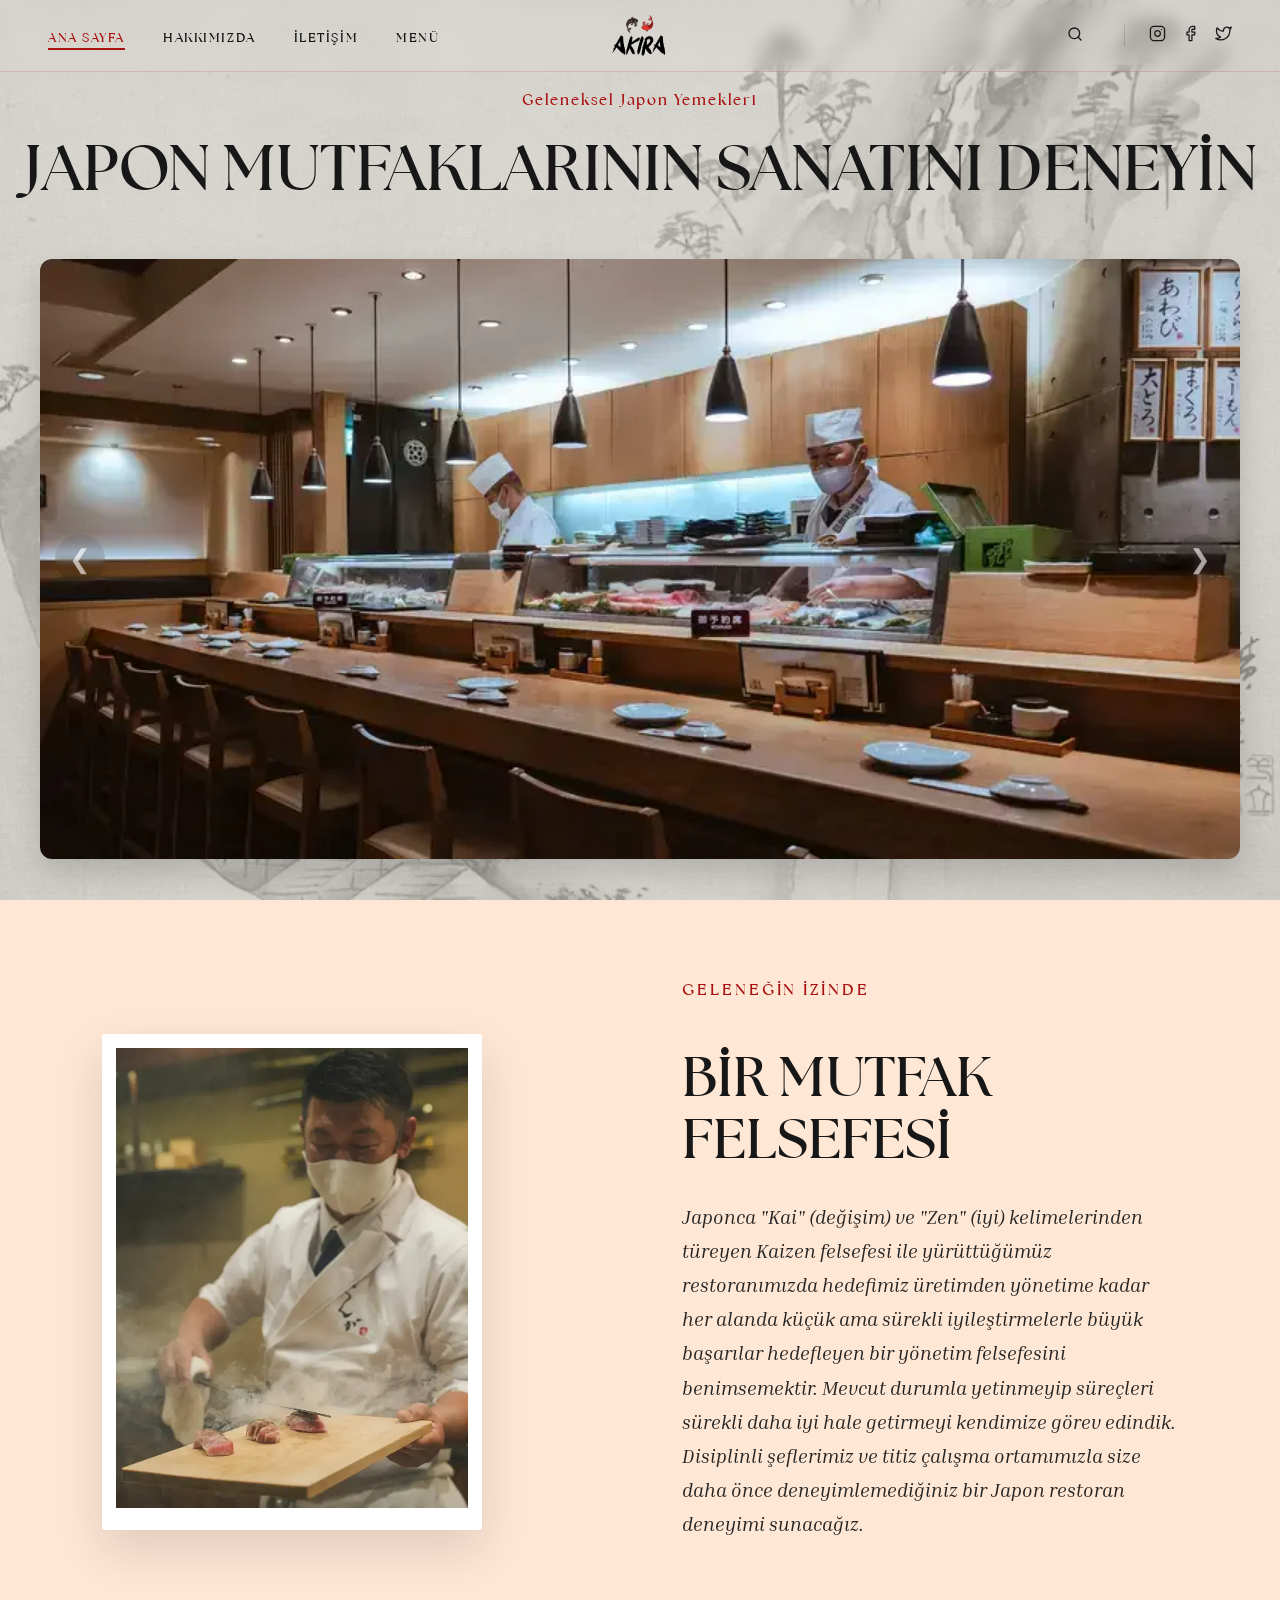
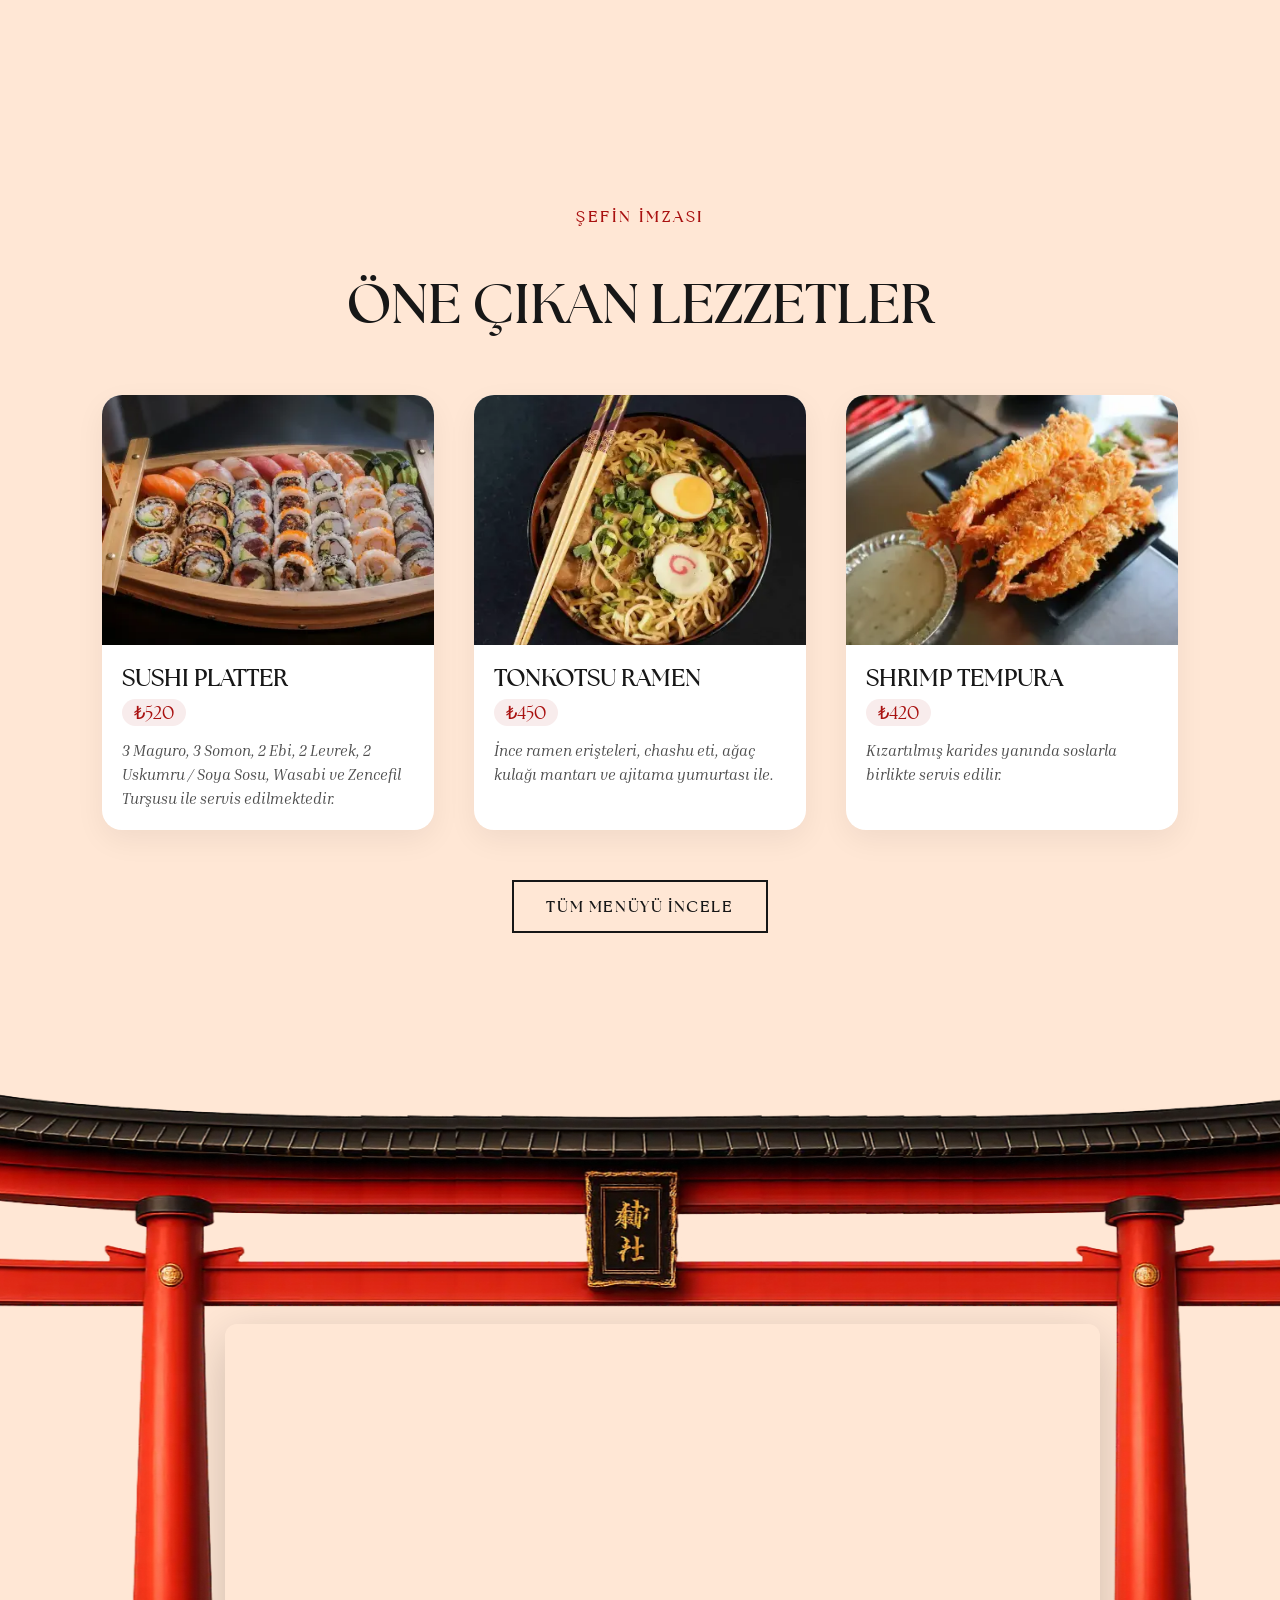
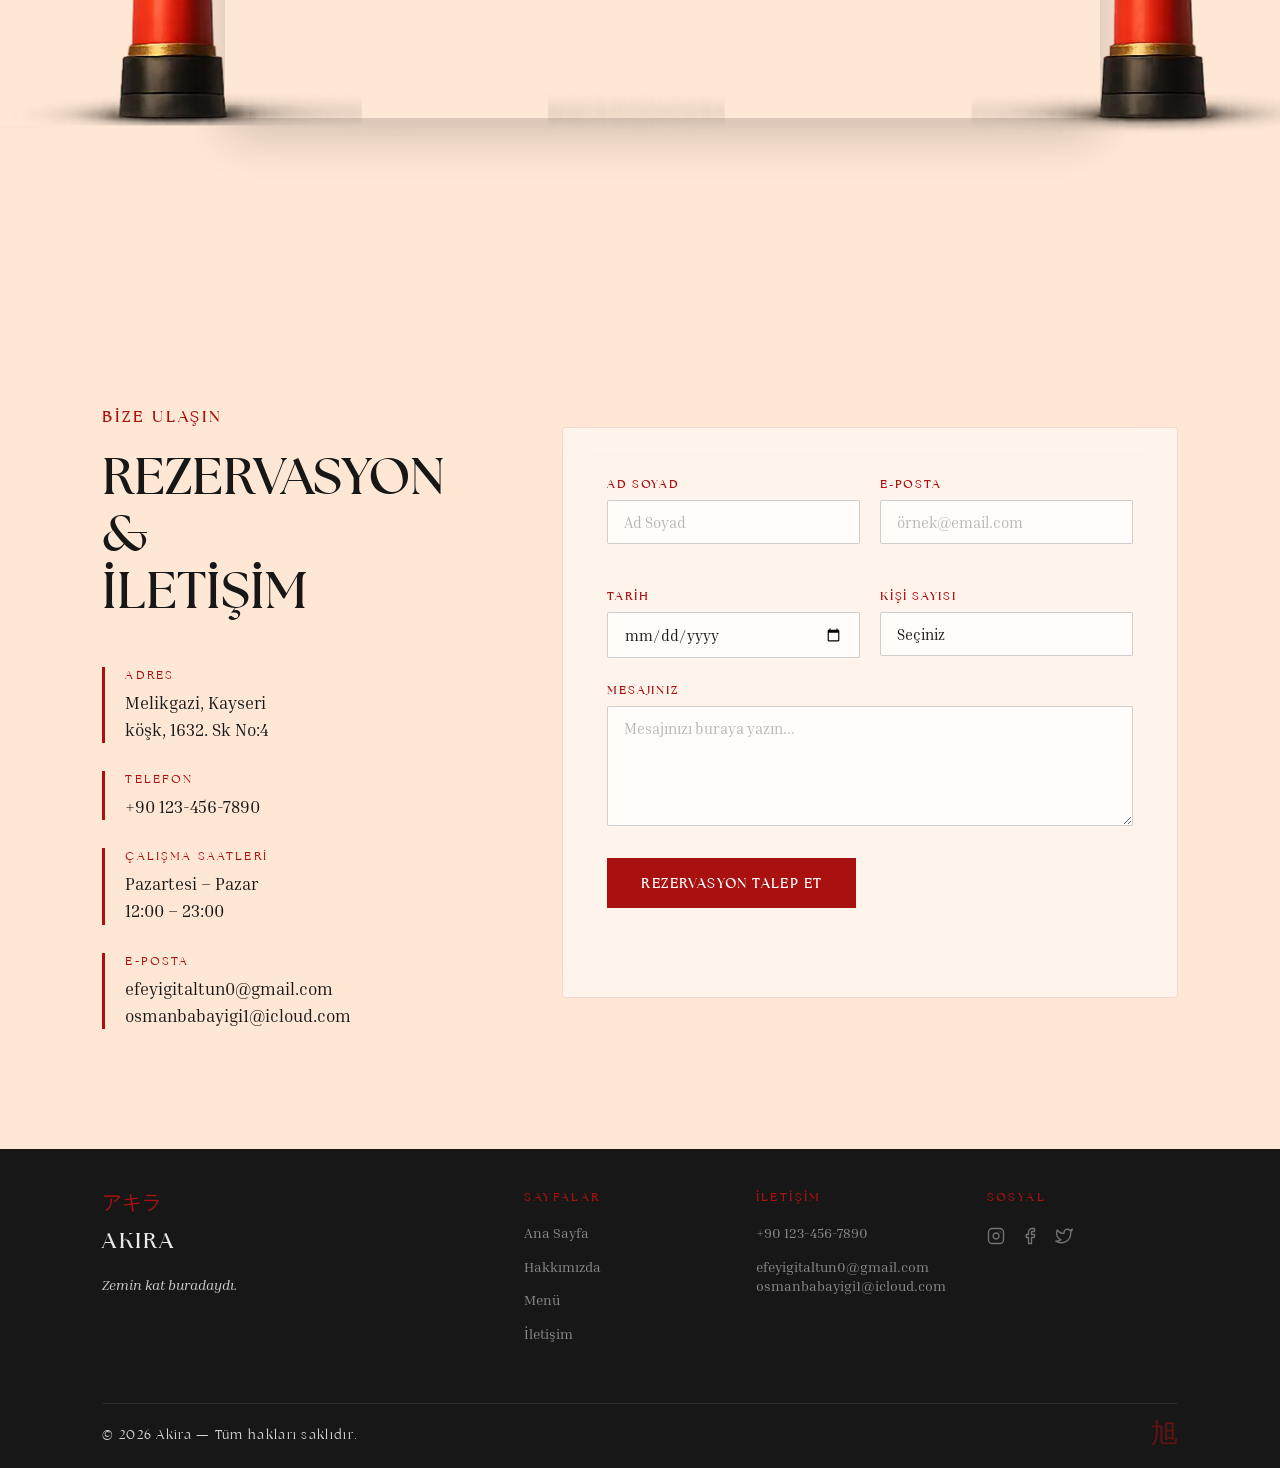
<file: index.html>
<!DOCTYPE html>
<html lang="tr">
<head>
    <!-- Meta etiketleri kısmı -->
    <meta charset="UTF-8">
    <meta name="viewport" content="width=device-width, initial-scale=1.0">
    <meta name="description" content="AKIRA - Geleneksel Japon yemekleri">
    <title>Akira</title>

    <!-- Google fontları -->
    <link rel="preconnect" href="https://fonts.googleapis.com">
    <link rel="preconnect" href="https://fonts.gstatic.com" crossorigin>
    <link rel="stylesheet" href="https://fonts.googleapis.com/css2?family=Inria+Serif:ital,wght@0,300;0,400;0,700;1,400&display=swap">

    <!-- Görseli öncelikli yükle -->
    <link rel="preload" as="image" href="images/Restorant1.webp" fetchpriority="high">

    <!-- Önemli font öncelikli yükle -->
    <link rel="preload" as="font" type="font/woff2" href="fonts/The_Seasons_Bold.woff2" crossorigin>

    <!-- CSS bağlama -->            
    <link rel="stylesheet" href="css/genel.css">
    <link rel="stylesheet" href="css/anasayfa.css">
</head>
<body class="ana-sayfa">

<div class="loader-container" id="siteLoader">
    <img src="images/loading.webp" alt="Yükleniyor..." class="koi-loader" width="500" height="500">
</div>

<nav>
    <ul class="nav-links">
        <li><a href="index.html" class="nav-link active">ANA SAYFA</a></li>
        <li><a href="index.html#about" class="nav-link">HAKKIMIZDA</a></li>
        <li><a href="index.html#contact" class="nav-link">İLETİŞİM</a></li>
        <li><a href="menu.html" class="nav-link">MENÜ</a></li>
    </ul>

    <a href="index.html" class="logo">
        <img src="images/akira-logo.webp" alt="Akira Logo" class="logo-img" width="216" height="72" fetchpriority="low" loading="eager">
    </a>

    <div class="nav-right">
        <div class="search-container">
            <input type="text" class="search-input" placeholder="Ara...">
            <button class="search-btn" aria-label="Arama Yap">
                <svg viewBox="0 0 24 24" fill="none" stroke="currentColor" stroke-width="2" stroke-linecap="round" stroke-linejoin="round">
                    <circle cx="11" cy="11" r="8"></circle>
                    <line x1="21" y1="21" x2="16.65" y2="16.65"></line>
                </svg>
            </button>
        </div>

        <div class="social-links">
            <a href="#" target="_blank" class="social-icon" aria-label="Instagram">
                <svg viewBox="0 0 24 24" fill="none" stroke="currentColor" stroke-width="1.8" stroke-linecap="round" stroke-linejoin="round">
                    <rect x="2" y="2" width="20" height="20" rx="5" ry="5"></rect>
                    <path d="M16 11.37A4 4 0 1 1 12.63 8 4 4 0 0 1 16 11.37z"></path>
                    <line x1="17.5" y1="6.5" x2="17.51" y2="6.5"></line>
                </svg>
            </a>
            <a href="#" target="_blank" class="social-icon" aria-label="Facebook">
                <svg viewBox="0 0 24 24" fill="none" stroke="currentColor" stroke-width="1.8" stroke-linecap="round" stroke-linejoin="round">
                    <path d="M18 2h-3a5 5 0 0 0-5 5v3H7v4h3v8h4v-8h3.81l.39-4h-4.2V7a1 1 0 0 1 1-1h3z"></path>
                </svg>
            </a>
            <a href="#" target="_blank" class="social-icon" aria-label="Twitter">
                <svg viewBox="0 0 24 24" fill="none" stroke="currentColor" stroke-width="1.8" stroke-linecap="round" stroke-linejoin="round">
                    <path d="M23 3a10.9 10.9 0 0 1-3.14 1.53 4.48 4.48 0 0 0-7.86 3v1A10.66 10.66 0 0 1 3 4s-4 9 5 13a11.64 11.64 0 0 1-7 2c9 5 20 0 20-11.5a4.5 4.5 0 0 0-.08-.83A7.72 7.72 0 0 0 23 3z"></path>
                </svg>
            </a>
        </div>
    </div>
    <!-- hamburger menü --> 
    <button class="hamburger" id="hamburger" aria-label="Menüyü aç">
        <span></span>
        <span></span>
        <span></span>
    </button>
</nav>

<div class="mobile-menu" id="mobileMenu">
    <a href="index.html" class="mobile-nav-link">ANA SAYFA</a>
    <a href="index.html#about" class="mobile-nav-link">HAKKIMIZDA</a>
    <a href="index.html#contact" class="mobile-nav-link">İLETİŞİM</a>
    <a href="menu.html" class="mobile-nav-link">MENÜ</a>
    <div class="mobile-social"></div>
</div>

<main>

    <section class="hero-section">
        <div class="hero-content fade-in">
            <span class="hero-subtitle">Geleneksel Japon Yemekleri</span>
            <h1 class="hero-title">Japon Mutfaklarının Sanatını Deneyin</h1>

            <div class="slider-container fade-in delay-2">
                <div class="slider-wrapper" id="sliderWrapper">
                    <div class="slide active">
                        <img src="images/Restorant1.webp" alt="Restoran Fotoğraf 1"
                            width="1200" height="800" fetchpriority="high" decoding="sync">
                    </div>
                    <div class="slide">
                        <img src="images/Restorant2.webp" alt="Restoran Fotoğraf 2"
                            width="1200" height="800" loading="lazy" decoding="async">
                    </div>
                    <div class="slide">
                        <img src="images/Restorant4.webp" alt="Restoran Fotoğraf 3"
                            width="1920" height="1200" loading="lazy" decoding="async">
                    </div>
                    <div class="slide">
                        <img src="images/Restorant5.webp" class="object-custom" alt="Restoran Fotoğraf 4"
                            width="1920" height="1200" loading="lazy" decoding="async">
                    </div>
                </div>
                <button class="slider-btn next">&#10095;</button>
                <button class="slider-btn prev">&#10094;</button>
            </div>
        </div>
    </section>

    <section id="about" class="about-section">
        <div class="chef-board fade-in">
            <div class="chef-board-inner">
                <figure class="chef-image-box">
                    <img src="images/chef.webp" alt="Chef" class="chef-img" width="379" height="526" loading="lazy">
                </figure>
            </div>
            <div class="chef-board-shadow"></div>
        </div>

        <div class="about-text-content fade-in delay-2">
            <span class="about-tag">GELENEĞİN İZİNDE</span>
            <h2 class="about-title">BİR MUTFAK <br> FELSEFESİ</h2>
            <p class="about-description">
                Japonca "Kai" (değişim) ve "Zen" (iyi) kelimelerinden türeyen Kaizen felsefesi ile yürüttüğümüz restoranımızda hedefimiz üretimden yönetime kadar her alanda küçük ama sürekli iyileştirmelerle büyük başarılar hedefleyen bir yönetim felsefesini benimsemektir. Mevcut durumla yetinmeyip süreçleri sürekli daha iyi hale getirmeyi kendimize görev edindik. Disiplinli şeflerimiz ve titiz çalışma ortamımızla size daha önce deneyimlemediğiniz bir Japon restoran deneyimi sunacağız.
            </p>
        </div>
    </section>

    <section id="featured" class="featured-section">
        <div class="featured-header fade-in">
            <span class="about-tag">ŞEFİN İMZASI</span>
            <h2 class="about-title featured-title">ÖNE ÇIKAN LEZZETLER</h2>
        </div>

        <div class="featured-grid">
            <article class="featured-card fade-in delay-1">
                <div class="featured-inner">
                    <div class="featured-img-box">
                        <img src="images/sushi-platter.webp" alt="Sushi Platter" loading="lazy">
                    </div>
                    <div class="featured-text-wrapper">
                        <div class="featured-front">
                            <h3 class="featured-card-title">SUSHI PLATTER</h3>
                            <span class="featured-card-price">₺520</span>
                        </div>
                        <div class="featured-details">
                            <p class="featured-card-desc">3 Maguro, 3 Somon, 2 Ebi, 2 Levrek, 2 Uskumru / Soya Sosu, Wasabi ve Zencefil Turşusu ile servis edilmektedir.</p>
                        </div>
                    </div>
                </div>
            </article>

            <article class="featured-card fade-in delay-2">
                <div class="featured-inner">
                    <div class="featured-img-box">
                        <img src="images/tonkotsu-ramen.webp" alt="Tonkotsu Ramen" loading="lazy">
                    </div>
                    <div class="featured-text-wrapper">
                        <div class="featured-front">
                            <h3 class="featured-card-title">TONKOTSU RAMEN</h3>
                            <span class="featured-card-price">₺450</span>
                        </div>
                        <div class="featured-details">
                            <p class="featured-card-desc">İnce ramen erişteleri, chashu eti, ağaç kulağı mantarı ve ajitama yumurtası ile.</p>
                        </div>
                    </div>
                </div>
            </article>

            <article class="featured-card fade-in delay-3">
                <div class="featured-inner">
                    <div class="featured-img-box">
                        <img src="images/shrimp-tempura.webp" alt="Shrimp Tempura" loading="lazy">
                    </div>
                    <div class="featured-text-wrapper">
                        <div class="featured-front">
                            <h3 class="featured-card-title">SHRIMP TEMPURA</h3>
                            <span class="featured-card-price">₺420</span>
                        </div>
                        <div class="featured-details">
                            <p class="featured-card-desc">Kızartılmış karides yanında soslarla birlikte servis edilir.</p>
                        </div>
                    </div>
                </div>
            </article>
        </div>

        <div class="featured-btn-container fade-in delay-3">
            <a href="menu.html" class="btn-secondary">TÜM MENÜYÜ İNCELE</a>
        </div>
    </section>
    <!-- Tori kapısı --> 
    <div class="map-scene">
        <img src="images/torii.webp" class="torii-overlay" alt="Tori Kapısı" loading="lazy">
        <div class="map-container" id="mapContainer">
            <div class="map-placeholder" id="mapPlaceholder">
                <span class="map-placeholder-dot">⬤</span>
            </div>
        </div>
    </div>
    <!-- Rezervasyon form --> 
    <section id="contact" class="contact-section">
        <div class="contact-info fade-in">
            <span class="about-tag">BİZE ULAŞIN</span>
            <h2 class="contact-title">REZERVASYON &<br>İLETİŞİM</h2>

            <div class="contact-details">
                <div class="contact-detail-item">
                    <span class="detail-label">ADRES</span>
                    <span class="detail-value">Melikgazi, Kayseri<br>köşk, 1632. Sk No:4</span>
                </div>
                <div class="contact-detail-item">
                    <span class="detail-label">TELEFON</span>
                    <span class="detail-value">+90 123-456-7890</span>
                </div>
                <div class="contact-detail-item">
                    <span class="detail-label">ÇALIŞMA SAATLERİ</span>
                    <span class="detail-value">Pazartesi – Pazar<br>12:00 – 23:00</span>
                </div>
                <div class="contact-detail-item">
                    <span class="detail-label">E-POSTA</span>
                    <span class="detail-value">efeyigitaltun0@gmail.com<br>osmanbabayigi1@icloud.com</span>
                </div>
            </div>
        </div>

        <div class="contact-form-wrapper fade-in delay-2">
            <form class="contact-form" action="#" method="post" onsubmit="handleSubmit(event)">

                <fieldset class="form-fieldset">
                    <legend class="form-legend">Müşteri Bilgileri</legend>
                    <div class="form-row">
                        <div class="form-group">
                            <label class="form-label" for="adSoyad">AD SOYAD</label>
                            <input type="text" id="adSoyad" name="adSoyad" class="form-input" placeholder="Ad Soyad" required>
                        </div>
                        <div class="form-group">
                            <label class="form-label" for="eposta">E-POSTA</label>
                            <input type="email" id="eposta" name="eposta" class="form-input" placeholder="örnek@email.com" required>
                        </div>
                    </div>
                </fieldset>

                <fieldset class="form-fieldset form-fieldset--rezervasyon">
                    <legend class="form-legend">Rezervasyon Detayları</legend>

                    <div class="form-row">
                        <div class="form-group">
                            <label class="form-label" for="tarih">TARİH</label>
                            <input type="date" id="tarih" name="tarih" class="form-input" required>
                        </div>
                        <div class="form-group">
                            <label class="form-label" for="kisiSayisi">KİŞİ SAYISI</label>
                            <select id="kisiSayisi" name="kisiSayisi" class="form-input form-select" required>
                                <option value="">Seçiniz</option>
                                <option>1 Kişi</option>
                                <option>2 Kişi</option>
                                <option>3–4 Kişi</option>
                                <option>5–6 Kişi</option>
                                <option>7+ Kişi</option>
                            </select>
                        </div>
                    </div>

                    <div class="form-group form-group--message">
                        <label class="form-label" for="mesaj">MESAJINIZ</label>
                        <textarea id="mesaj" name="mesaj" class="form-input form-textarea" placeholder="Mesajınızı buraya yazın..."></textarea>
                    </div>
                </fieldset>

                <button type="submit" class="btn-primary form-submit">REZERVASYON TALEP ET</button>
                <p class="form-success" id="formSuccess">Talebiniz alındı. En kısa sürede dönüş yapılacaktır.</p>
            </form>
        </div>
    </section>

</main>
<!-- footer --> 
<footer class="site-footer">
    <div class="site-footer-top">
        <div class="site-footer-brand">
            <span class="footer-kanji">アキラ</span>
            <span class="logo-text footer-logo-text">AKIRA</span>
            <p class="footer-brand-desc">Zemin kat buradaydı.</p>
        </div>

        <div class="site-footer-links mobile-hide">
            <span class="footer-col-title">SAYFALAR</span>
            <a href="index.html" class="footer-link">Ana Sayfa</a>
            <a href="index.html#about" class="footer-link">Hakkımızda</a>
            <a href="menu.html" class="footer-link">Menü</a>
            <a href="index.html#contact" class="footer-link">İletişim</a>
        </div>

        <div class="site-footer-links">
            <span class="footer-col-title">İLETİŞİM</span>
            <span class="footer-link">+90 123-456-7890</span>
            <span class="footer-link">efeyigitaltun0@gmail.com<br>osmanbabayigi1@icloud.com</span>
        </div>

        <div class="site-footer-links">
            <span class="footer-col-title">SOSYAL</span>
            <div class="footer-socials">
                <a href="#" class="footer-social-icon" aria-label="Instagram">
                    <svg viewBox="0 0 24 24" fill="none" stroke="currentColor" stroke-width="1.8" stroke-linecap="round" stroke-linejoin="round">
                        <rect x="2" y="2" width="20" height="20" rx="5" ry="5"></rect>
                        <path d="M16 11.37A4 4 0 1 1 12.63 8 4 4 0 0 1 16 11.37z"></path>
                        <line x1="17.5" y1="6.5" x2="17.51" y2="6.5"></line>
                    </svg>
                </a>
                <a href="#" class="footer-social-icon" aria-label="Facebook">
                    <svg viewBox="0 0 24 24" fill="none" stroke="currentColor" stroke-width="1.8" stroke-linecap="round" stroke-linejoin="round">
                        <path d="M18 2h-3a5 5 0 0 0-5 5v3H7v4h3v8h4v-8h3.81l.39-4h-4.2V7a1 1 0 0 1 1-1h3z"></path>
                    </svg>
                </a>
                <a href="#" class="footer-social-icon" aria-label="Twitter">
                    <svg viewBox="0 0 24 24" fill="none" stroke="currentColor" stroke-width="1.8" stroke-linecap="round" stroke-linejoin="round">
                        <path d="M23 3a10.9 10.9 0 0 1-3.14 1.53 4.48 4.48 0 0 0-7.86 3v1A10.66 10.66 0 0 1 3 4s-4 9 5 13a11.64 11.64 0 0 1-7 2c9 5 20 0 20-11.5a4.5 4.5 0 0 0-.08-.83A7.72 7.72 0 0 0 23 3z"></path>
                    </svg>
                </a>
            </div>
        </div>
    </div>

    <div class="site-footer-bottom">
        <div class="footer-bottom-divider"></div>
        <div class="footer-bottom-inner">
            <span class="footer-copy">© 2026 Akira — Tüm hakları saklıdır.</span>
            <span class="footer-kanji-deco" aria-hidden="true">旭</span>
        </div>
    </div>
</footer>
<!-- JS bağlama --> 
<script src="js/mobil.js" defer></script>
<script src="js/script.js" defer></script>
<script src="js/search.js" defer></script>
</body>
</html>
</file>
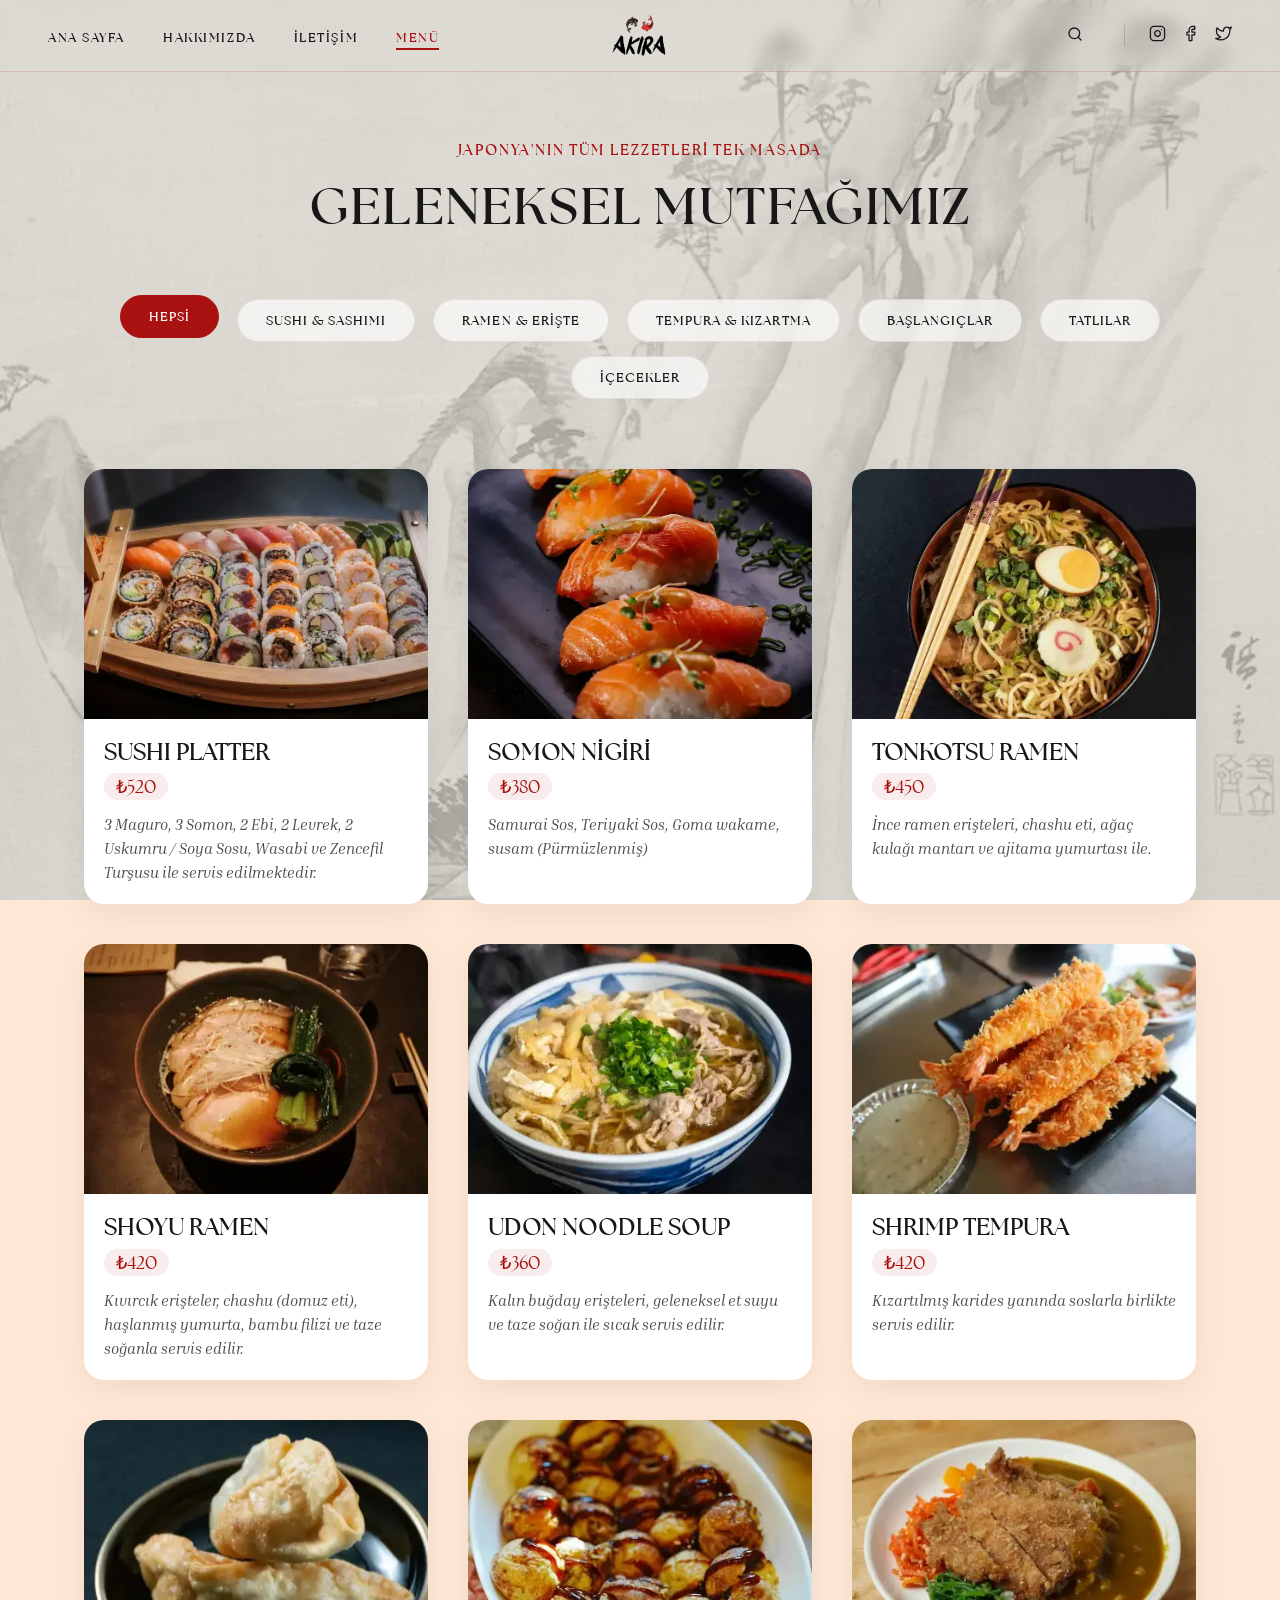
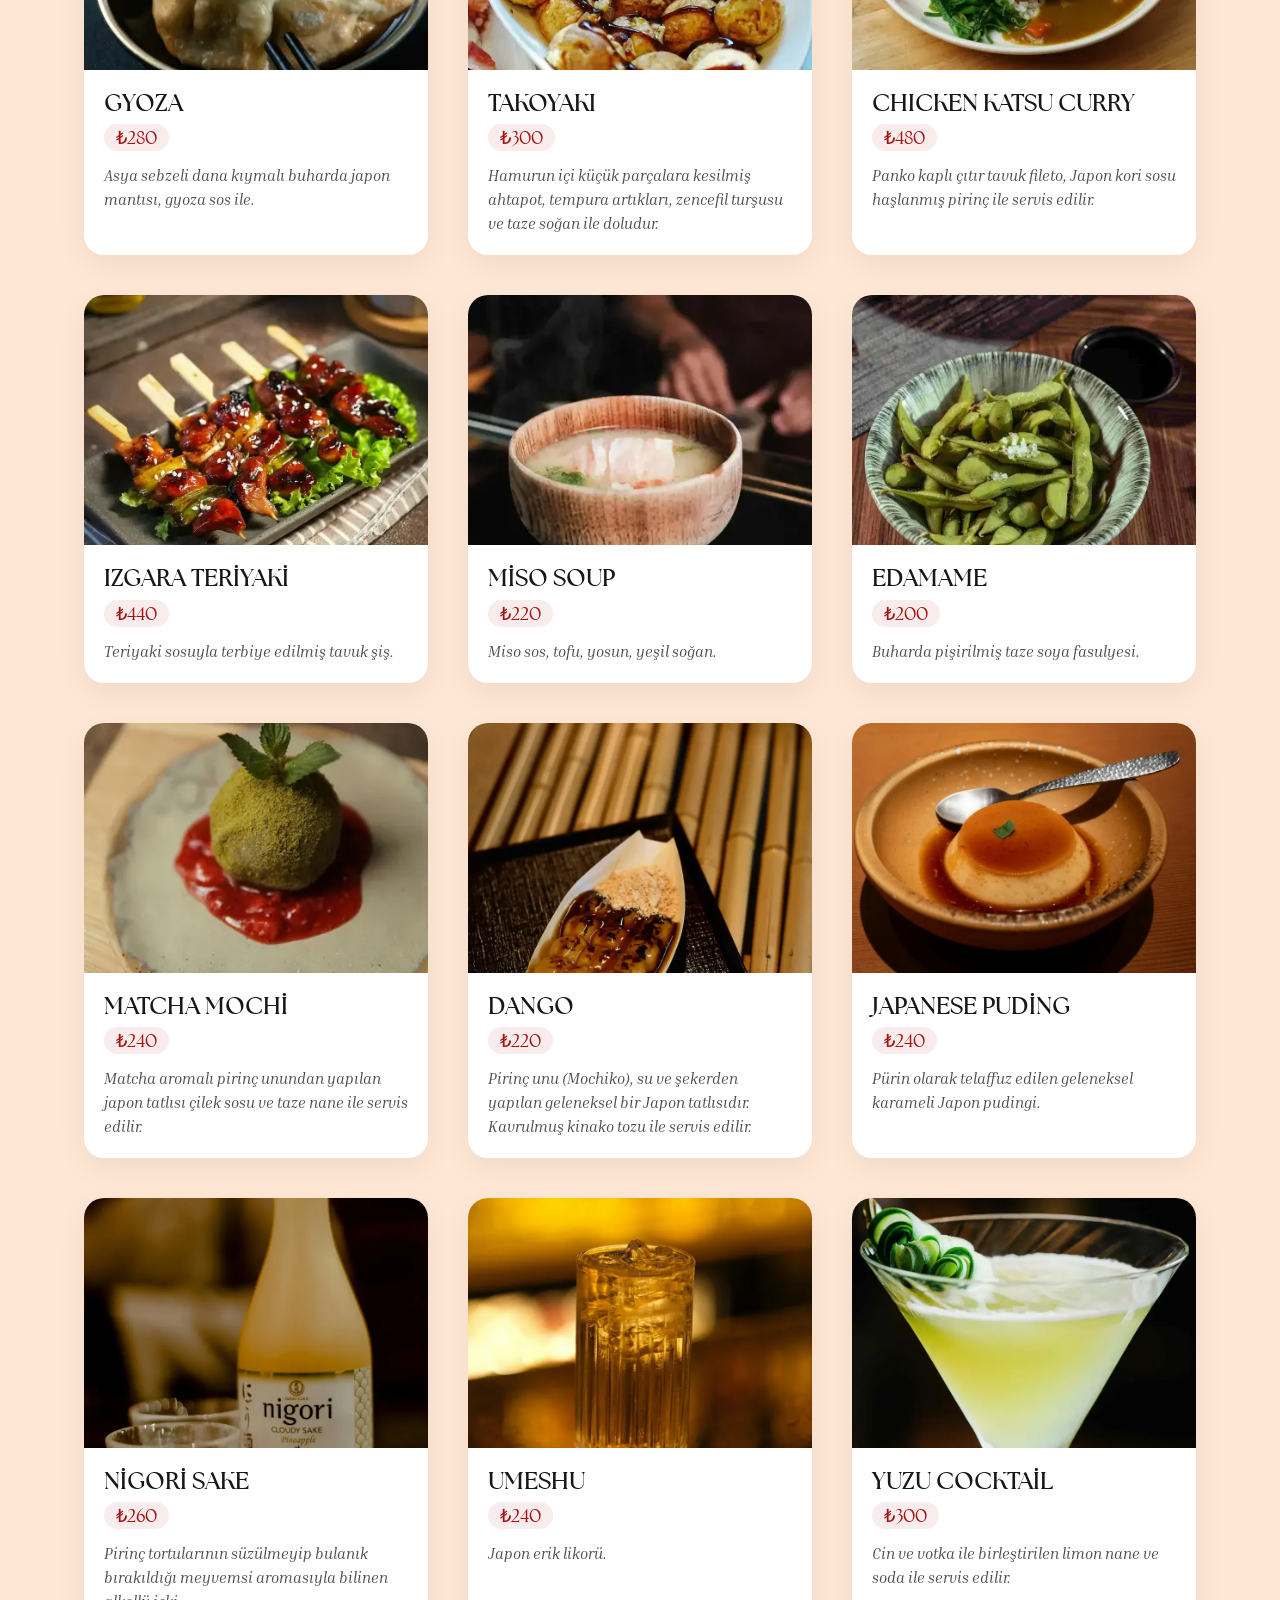
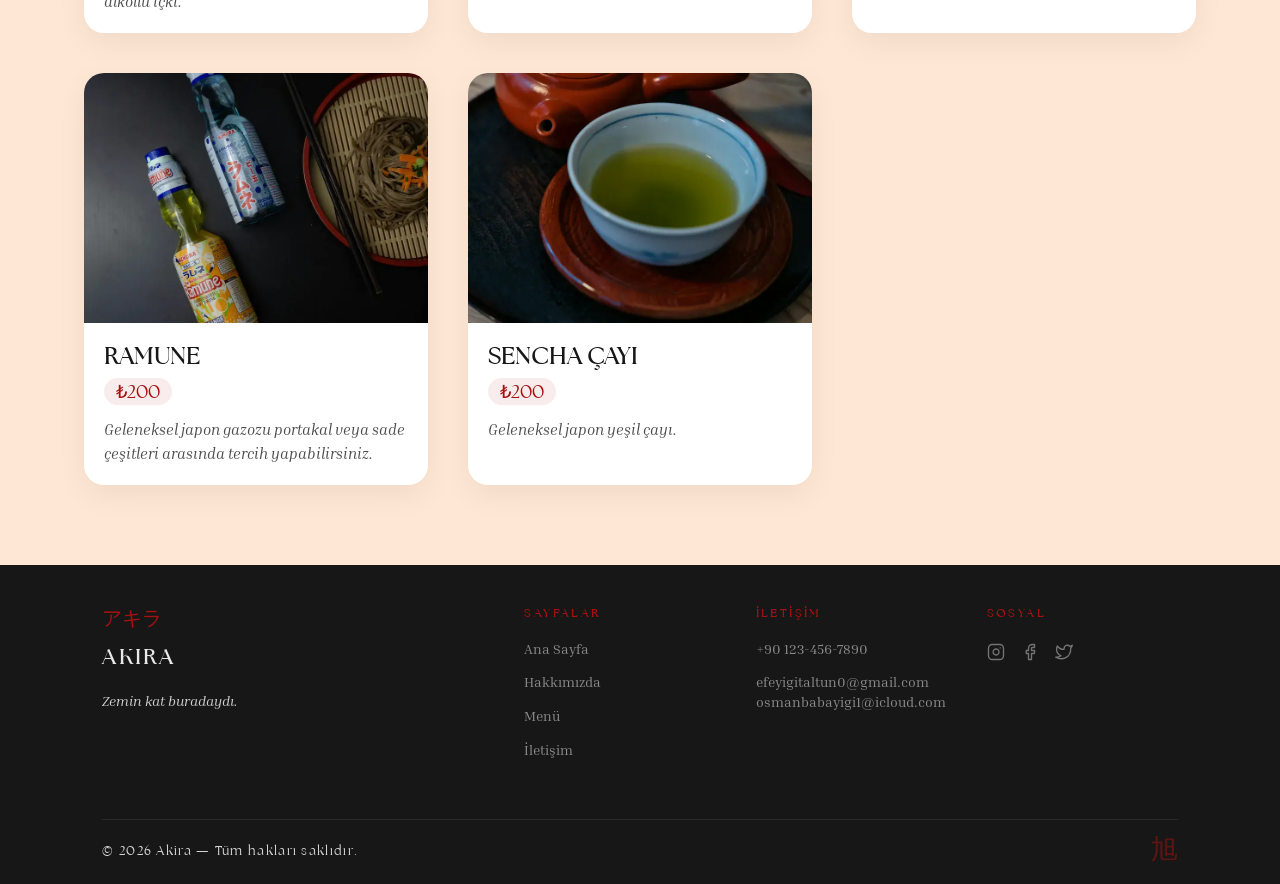
<file: menu.html>
<!DOCTYPE html>
<html lang="tr">
<head>
    <!-- Meta etiketleri kısmı-->
    <meta charset="UTF-8">
    <meta name="viewport" content="width=device-width, initial-scale=1.0">
    <meta name="description" content="AKIRA - Menü">
    <title>Akira - Menü</title>

    <!-- Google fontları -->
    <link rel="preconnect" href="https://fonts.googleapis.com">
    <link rel="preconnect" href="https://fonts.gstatic.com" crossorigin>
    <link rel="stylesheet" href="https://fonts.googleapis.com/css2?family=Inria+Serif:ital,wght@0,300;0,400;0,700;1,400&display=swap">

    <!-- HTML'in CSS e bağlantı noktası-->
    <link rel="stylesheet" href="css/genel.css">
    <link rel="stylesheet" href="css/menu.css">
</head>
<body class="menu-page">

    <!-- Loading kısmı -->
<div class="loader-container" id="siteLoader">
    <img src="images/loading.webp" alt="Yükleniyor.." class="koi-loader" fetchpriority="high" loading="eager" decoding="sync">
</div>

<nav>
    <ul class="nav-links">
        <li><a href="index.html" class="nav-link">ANA SAYFA</a></li>
        <li><a href="index.html#about" class="nav-link">HAKKIMIZDA</a></li>
        <li><a href="index.html#contact" class="nav-link">İLETİŞİM</a></li>
        <li><a href="menu.html" class="nav-link active">MENÜ</a></li>
    </ul>

    <a href="index.html" class="logo">
        <img src="images/akira-logo.webp" alt="Akira Logo" class="logo-img" width="216" height="72">
    </a>

    <!-- Arama ve sosyal medya bağlantıları kısmı-->
    <div class="nav-right">
        <div class="search-container">
            <input type="text" class="search-input" placeholder="Ara...">
            <button class="search-btn" aria-label="Arama Yap">
                <svg viewBox="0 0 24 24" fill="none" stroke="currentColor" stroke-width="2" stroke-linecap="round" stroke-linejoin="round">
                    <circle cx="11" cy="11" r="8"></circle>
                    <line x1="21" y1="21" x2="16.65" y2="16.65"></line>
                </svg>
            </button>
        </div>
        <div class="social-links">
            <a href="#" target="_blank" class="social-icon" aria-label="Instagram">
                <svg viewBox="0 0 24 24" fill="none" stroke="currentColor" stroke-width="1.8" stroke-linecap="round" stroke-linejoin="round">
                    <rect x="2" y="2" width="20" height="20" rx="5" ry="5"></rect>
                    <path d="M16 11.37A4 4 0 1 1 12.63 8 4 4 0 0 1 16 11.37z"></path>
                    <line x1="17.5" y1="6.5" x2="17.51" y2="6.5"></line>
                </svg>
            </a>
            <a href="#" target="_blank" class="social-icon" aria-label="Facebook">
                <svg viewBox="0 0 24 24" fill="none" stroke="currentColor" stroke-width="1.8" stroke-linecap="round" stroke-linejoin="round">
                    <path d="M18 2h-3a5 5 0 0 0-5 5v3H7v4h3v8h4v-8h3.81l.39-4h-4.2V7a1 1 0 0 1 1-1h3z"></path>
                </svg>
            </a>
            <a href="#" target="_blank" class="social-icon" aria-label="Twitter">
                <svg viewBox="0 0 24 24" fill="none" stroke="currentColor" stroke-width="1.8" stroke-linecap="round" stroke-linejoin="round">
                    <path d="M23 3a10.9 10.9 0 0 1-3.14 1.53 4.48 4.48 0 0 0-7.86 3v1A10.66 10.66 0 0 1 3 4s-4 9 5 13a11.64 11.64 0 0 1-7 2c9 5 20 0 20-11.5a4.5 4.5 0 0 0-.08-.83A7.72 7.72 0 0 0 23 3z"></path>
                </svg>
            </a>
        </div>
    </div>

    <button class="hamburger" id="hamburger" aria-label="Menüyü aç">
        <span></span>
        <span></span>
        <span></span>
    </button>
</nav>

<!-- Hamburger menü kısmı-->
<div class="mobile-menu" id="mobileMenu">
    <a href="index.html" class="mobile-nav-link">ANA SAYFA</a>
    <a href="index.html#about" class="mobile-nav-link">HAKKIMIZDA</a>
    <a href="index.html#contact" class="mobile-nav-link">İLETİŞİM</a>
    <a href="menu.html" class="mobile-nav-link active">MENÜ</a>
</div>

<main>
    <section class="menu-section">
        <div class="menu-header">
            <span class="menu-subtitle">JAPONYA'NIN TÜM LEZZETLERİ TEK MASADA</span>
            <h1 class="menu-title">GELENEKSEL MUTFAĞIMIZ</h1>
        </div>

        <div class="menu-filters">
            <button class="filter-btn active" data-filter="all">HEPSİ</button>
            <button class="filter-btn" data-filter="sushi">SUSHI & SASHIMI</button>
            <button class="filter-btn" data-filter="ramen">RAMEN & ERİŞTE</button>
            <button class="filter-btn" data-filter="tempura">TEMPURA & KIZARTMA</button>
            <button class="filter-btn" data-filter="baslangic">BAŞLANGIÇLAR</button>
            <button class="filter-btn" data-filter="tatli">TATLILAR</button>
            <button class="filter-btn" data-filter="icecek">İÇECEKLER</button>
        </div>
        
        <!-- Yemek listesi -->
        <div class="menu-grid">

            <article class="menu-item full-width-style" id="item-sushi-platter" data-category="sushi">
                <div class="item-inner">
                    <div class="item-img-wrapper">
                        <img src="images/sushi-platter.webp" alt="Sushi Platter" class="placeholder-img" fetchpriority="high"> <!-- Görseli öncelikli yükle-->
                    </div>
                    <div class="item-text-wrapper">
                        <div class="item-front">
                            <h2 class="item-name">SUSHI PLATTER</h2>
                            <span class="item-price">₺520</span>
                        </div>
                        <div class="item-details">
                            <p>3 Maguro, 3 Somon, 2 Ebi, 2 Levrek, 2 Uskumru / Soya Sosu, Wasabi ve Zencefil Turşusu ile servis edilmektedir.</p>
                        </div>
                    </div>
                </div>
            </article>

            <article class="menu-item full-width-style" id="item-somon-nigiri" data-category="sushi">
                <div class="item-inner">
                    <div class="item-img-wrapper">
                        <img src="images/nigiri-sushi.webp" alt="Somon Nigiri" class="placeholder-img" loading="lazy">
                    </div>
                    <div class="item-text-wrapper">
                        <div class="item-front">
                            <h2 class="item-name">SOMON NİGİRİ</h2>
                            <span class="item-price">₺380</span>
                        </div>
                        <div class="item-details">
                            <p>Samurai Sos, Teriyaki Sos, Goma wakame, susam (Pürmüzlenmiş)</p>
                        </div>
                    </div>
                </div>
            </article>

            <article class="menu-item full-width-style" id="item-tonkotsu-ramen" data-category="ramen">
                <div class="item-inner">
                    <div class="item-img-wrapper">
                        <img src="images/tonkotsu-ramen.webp" alt="Tonkotsu Ramen" class="placeholder-img" loading="lazy">
                    </div>
                    <div class="item-text-wrapper">
                        <div class="item-front">
                            <h2 class="item-name">TONKOTSU RAMEN</h2>
                            <span class="item-price">₺450</span>
                        </div>
                        <div class="item-details">
                            <p>İnce ramen erişteleri, chashu eti, ağaç kulağı mantarı ve ajitama yumurtası ile.</p>
                        </div>
                    </div>
                </div>
            </article>

            <article class="menu-item full-width-style" id="item-shoyu-ramen" data-category="ramen">
                <div class="item-inner">
                    <div class="item-img-wrapper">
                        <img src="images/shoyu-ramen.webp" alt="Shoyu Ramen" class="placeholder-img" loading="lazy">
                    </div>
                    <div class="item-text-wrapper">
                        <div class="item-front">
                            <h2 class="item-name">SHOYU RAMEN</h2>
                            <span class="item-price">₺420</span>
                        </div>
                        <div class="item-details">
                            <p>Kıvırcık erişteler, chashu (domuz eti), haşlanmış yumurta, bambu filizi ve taze soğanla servis edilir.</p>
                        </div>
                    </div>
                </div>
            </article>

            <article class="menu-item full-width-style" id="item-udon-soup" data-category="ramen">
                <div class="item-inner">
                    <div class="item-img-wrapper">
                        <img src="images/udon-soup.webp" alt="Udon Noodle Soup" class="placeholder-img" loading="lazy">
                    </div>
                    <div class="item-text-wrapper">
                        <div class="item-front">
                            <h2 class="item-name">UDON NOODLE SOUP</h2>
                            <span class="item-price">₺360</span>
                        </div>
                        <div class="item-details">
                            <p>Kalın buğday erişteleri, geleneksel et suyu ve taze soğan ile sıcak servis edilir.</p>
                        </div>
                    </div>
                </div>
            </article>

            <article class="menu-item full-width-style" id="item-shrimp-tempura" data-category="tempura">
                <div class="item-inner">
                    <div class="item-img-wrapper">
                        <img src="images/shrimp-tempura.webp" alt="Shrimp Tempura" class="placeholder-img" loading="lazy">
                    </div>
                    <div class="item-text-wrapper">
                        <div class="item-front">
                            <h2 class="item-name">SHRIMP TEMPURA</h2>
                            <span class="item-price">₺420</span>
                        </div>
                        <div class="item-details">
                            <p>Kızartılmış karides yanında soslarla birlikte servis edilir.</p>
                        </div>
                    </div>
                </div>
            </article>

            <article class="menu-item full-width-style" id="item-gyoza" data-category="tempura">
                <div class="item-inner">
                    <div class="item-img-wrapper">
                        <img src="images/gyoza.webp" alt="Gyoza" class="placeholder-img" loading="lazy">
                    </div>
                    <div class="item-text-wrapper">
                        <div class="item-front">
                            <h2 class="item-name">GYOZA</h2>
                            <span class="item-price">₺280</span>
                        </div>
                        <div class="item-details">
                            <p>Asya sebzeli dana kıymalı buharda japon mantısı, gyoza sos ile.</p>
                        </div>
                    </div>
                </div>
            </article>

            <article class="menu-item full-width-style" id="item-takoyaki" data-category="tempura">
                <div class="item-inner">
                    <div class="item-img-wrapper">
                        <img src="images/takoyaki.webp" alt="Takoyaki" class="placeholder-img" loading="lazy">
                    </div>
                    <div class="item-text-wrapper">
                        <div class="item-front">
                            <h2 class="item-name">TAKOYAKI</h2>
                            <span class="item-price">₺300</span>
                        </div>
                        <div class="item-details">
                            <p>Hamurun içi küçük parçalara kesilmiş ahtapot, tempura artıkları, zencefil turşusu ve taze soğan ile doludur.</p>
                        </div>
                    </div>
                </div>
            </article>

            <article class="menu-item full-width-style" id="item-chicken-katsu-curry" data-category="ana">
                <div class="item-inner">
                    <div class="item-img-wrapper">
                        <img src="images/chicken-katsu-curry.webp" alt="Chicken Katsu Curry" class="placeholder-img" loading="lazy">
                    </div>
                    <div class="item-text-wrapper">
                        <div class="item-front">
                            <h2 class="item-name">CHICKEN KATSU CURRY</h2>
                            <span class="item-price">₺480</span>
                        </div>
                        <div class="item-details">
                            <p>Panko kaplı çıtır tavuk fileto, Japon kori sosu haşlanmış pirinç ile servis edilir.</p>
                        </div>
                    </div>
                </div>
            </article>

            <article class="menu-item full-width-style" id="item-teriyaki" data-category="ana">
                <div class="item-inner">
                    <div class="item-img-wrapper">
                        <img src="images/ızgara-teriyaki.webp" alt="Izgara Teriyaki" class="placeholder-img" loading="lazy">
                    </div>
                    <div class="item-text-wrapper">
                        <div class="item-front">
                            <h2 class="item-name">IZGARA TERİYAKİ</h2>
                            <span class="item-price">₺440</span>
                        </div>
                        <div class="item-details">
                            <p>Teriyaki sosuyla terbiye edilmiş tavuk şiş.</p>
                        </div>
                    </div>
                </div>
            </article>

            <article class="menu-item full-width-style" id="item-miso-soup" data-category="baslangic">
                <div class="item-inner">
                    <div class="item-img-wrapper">
                        <img src="images/miso-soup.webp" alt="Miso Soup" class="placeholder-img" loading="lazy">
                    </div>
                    <div class="item-text-wrapper">
                        <div class="item-front">
                            <h2 class="item-name">MİSO SOUP</h2>
                            <span class="item-price">₺220</span>
                        </div>
                        <div class="item-details">
                            <p>Miso sos, tofu, yosun, yeşil soğan.</p>
                        </div>
                    </div>
                </div>
            </article>

            <article class="menu-item full-width-style" id="item-edamame" data-category="baslangic">
                <div class="item-inner">
                    <div class="item-img-wrapper">
                        <img src="images/edamame.webp" alt="Edamame" class="placeholder-img" loading="lazy">
                    </div>
                    <div class="item-text-wrapper">
                        <div class="item-front">
                            <h2 class="item-name">EDAMAME</h2>
                            <span class="item-price">₺200</span>
                        </div>
                        <div class="item-details">
                            <p>Buharda pişirilmiş taze soya fasulyesi.</p>
                        </div>
                    </div>
                </div>
            </article>

            <article class="menu-item full-width-style" id="item-matcha-mochi" data-category="tatli">
                <div class="item-inner">
                    <div class="item-img-wrapper">
                        <img src="images/matcha-mochi.webp" alt="Matcha Mochi" class="placeholder-img" loading="lazy">
                    </div>
                    <div class="item-text-wrapper">
                        <div class="item-front">
                            <h2 class="item-name">MATCHA MOCHİ</h2>
                            <span class="item-price">₺240</span>
                        </div>
                        <div class="item-details">
                            <p>Matcha aromalı pirinç unundan yapılan japon tatlısı çilek sosu ve taze nane ile servis edilir.</p>
                        </div>
                    </div>
                </div>
            </article>

            <article class="menu-item full-width-style" id="item-dango" data-category="tatli">
                <div class="item-inner">
                    <div class="item-img-wrapper">
                        <img src="images/dango.webp" alt="Dango" class="placeholder-img" loading="lazy">
                    </div>
                    <div class="item-text-wrapper">
                        <div class="item-front">
                            <h2 class="item-name">DANGO</h2>
                            <span class="item-price">₺220</span>
                        </div>
                        <div class="item-details">
                            <p>Pirinç unu (Mochiko), su ve şekerden yapılan geleneksel bir Japon tatlısıdır. Kavrulmuş kinako tozu ile servis edilir.</p>
                        </div>
                    </div>
                </div>
            </article>

            <article class="menu-item full-width-style" id="item-japanese-puding" data-category="tatli">
                <div class="item-inner">
                    <div class="item-img-wrapper">
                        <img src="images/japanese-puding.webp" alt="Japanese Pudding" class="placeholder-img" loading="lazy">
                    </div>
                    <div class="item-text-wrapper">
                        <div class="item-front">
                            <h2 class="item-name">JAPANESE PUDİNG</h2>
                            <span class="item-price">₺240</span>
                        </div>
                        <div class="item-details">
                            <p>Pürin olarak telaffuz edilen geleneksel karameli Japon pudingi.</p>
                        </div>
                    </div>
                </div>
            </article>

            <article class="menu-item full-width-style" id="item-nigori-sake" data-category="icecek">
                <div class="item-inner">
                    <div class="item-img-wrapper">
                        <img src="images/bulutlu-sake.webp" alt="Nigori Sake" class="placeholder-img" loading="lazy">
                    </div>
                    <div class="item-text-wrapper">
                        <div class="item-front">
                            <h2 class="item-name">NİGORİ SAKE</h2>
                            <span class="item-price">₺260</span>
                        </div>
                        <div class="item-details">
                            <p>Pirinç tortularının süzülmeyip bulanık bırakıldığı meyvemsi aromasıyla bilinen alkollü içki.</p>
                        </div>
                    </div>
                </div>
            </article>

            <article class="menu-item full-width-style" id="item-umeshu" data-category="icecek">
                <div class="item-inner">
                    <div class="item-img-wrapper">
                        <img src="images/umeshu.webp" alt="Umeshu" class="placeholder-img" loading="lazy">
                    </div>
                    <div class="item-text-wrapper">
                        <div class="item-front">
                            <h2 class="item-name">UMESHU</h2>
                            <span class="item-price">₺240</span>
                        </div>
                        <div class="item-details">
                            <p>Japon erik likorü.</p>
                        </div>
                    </div>
                </div>
            </article>

            <article class="menu-item full-width-style" id="item-yuzu-cocktail" data-category="icecek">
                <div class="item-inner">
                    <div class="item-img-wrapper">
                        <img src="images/yuzu.webp" alt="Yuzu Cocktail" class="placeholder-img" loading="lazy">
                    </div>
                    <div class="item-text-wrapper">
                        <div class="item-front">
                            <h2 class="item-name">YUZU COCKTAİL</h2>
                            <span class="item-price">₺300</span>
                        </div>
                        <div class="item-details">
                            <p>Cin ve votka ile birleştirilen limon nane ve soda ile servis edilir.</p>
                        </div>
                    </div>
                </div>
            </article>

            <article class="menu-item full-width-style" id="item-ramune" data-category="icecek">
                <div class="item-inner">
                    <div class="item-img-wrapper">
                        <img src="images/ramune.webp" alt="Ramune" class="placeholder-img" loading="lazy">
                    </div>
                    <div class="item-text-wrapper">
                        <div class="item-front">
                            <h2 class="item-name">RAMUNE</h2>
                            <span class="item-price">₺200</span>
                        </div>
                        <div class="item-details">
                            <p>Geleneksel japon gazozu portakal veya sade çeşitleri arasında tercih yapabilirsiniz.</p>
                        </div>
                    </div>
                </div>
            </article>

            <article class="menu-item full-width-style" id="item-sencha" data-category="icecek">
                <div class="item-inner">
                    <div class="item-img-wrapper">
                        <img src="images/sencha-çayı.webp" alt="Sencha Çayı" class="placeholder-img" loading="lazy">
                    </div>
                    <div class="item-text-wrapper">
                        <div class="item-front">
                            <h2 class="item-name">SENCHA ÇAYI</h2>
                            <span class="item-price">₺200</span>
                        </div>
                        <div class="item-details">
                            <p>Geleneksel japon yeşil çayı.</p>
                        </div>
                    </div>
                </div>
            </article>

        </div>
    </section>
</main>

<footer class="site-footer">
    <div class="site-footer-top">
        <div class="site-footer-brand">
            <span class="logo-kanji footer-kanji">アキラ</span>
            <span class="logo-text footer-logo-text">AKIRA</span>
            <p class="footer-brand-desc">Zemin kat buradaydı.</p>
        </div>

        <div class="site-footer-links mobile-hide">
            <span class="footer-col-title">SAYFALAR</span>
            <a href="index.html" class="footer-link">Ana Sayfa</a>
            <a href="index.html#about" class="footer-link">Hakkımızda</a>
            <a href="menu.html" class="footer-link">Menü</a>
            <a href="index.html#contact" class="footer-link">İletişim</a>
        </div>

        <div class="site-footer-links">
            <span class="footer-col-title">İLETİŞİM</span>
            <span class="footer-link">+90 123-456-7890</span>
            <span class="footer-link">efeyigitaltun0@gmail.com<br>osmanbabayigi1@icloud.com</span>
        </div>

        <div class="site-footer-links">
            <span class="footer-col-title">SOSYAL</span>
            <div class="footer-socials">
                <a href="#" class="footer-social-icon" aria-label="Instagram">
                    <svg viewBox="0 0 24 24" fill="none" stroke="currentColor" stroke-width="1.8" stroke-linecap="round" stroke-linejoin="round">
                        <rect x="2" y="2" width="20" height="20" rx="5" ry="5"></rect>
                        <path d="M16 11.37A4 4 0 1 1 12.63 8 4 4 0 0 1 16 11.37z"></path>
                        <line x1="17.5" y1="6.5" x2="17.51" y2="6.5"></line>
                    </svg>
                </a>
                <a href="#" class="footer-social-icon" aria-label="Facebook">
                    <svg viewBox="0 0 24 24" fill="none" stroke="currentColor" stroke-width="1.8" stroke-linecap="round" stroke-linejoin="round">
                        <path d="M18 2h-3a5 5 0 0 0-5 5v3H7v4h3v8h4v-8h3.81l.39-4h-4.2V7a1 1 0 0 1 1-1h3z"></path>
                    </svg>
                </a>
                <a href="#" class="footer-social-icon" aria-label="Twitter">
                    <svg viewBox="0 0 24 24" fill="none" stroke="currentColor" stroke-width="1.8" stroke-linecap="round" stroke-linejoin="round">
                        <path d="M23 3a10.9 10.9 0 0 1-3.14 1.53 4.48 4.48 0 0 0-7.86 3v1A10.66 10.66 0 0 1 3 4s-4 9 5 13a11.64 11.64 0 0 1-7 2c9 5 20 0 20-11.5a4.5 4.5 0 0 0-.08-.83A7.72 7.72 0 0 0 23 3z"></path>
                    </svg>
                </a>
            </div>
        </div>
    </div>

    <div class="site-footer-bottom">
        <div class="footer-bottom-divider"></div>
        <div class="footer-bottom-inner">
            <span class="footer-copy">© 2026 Akira — Tüm hakları saklıdır.</span>
            <span class="footer-kanji-deco">旭</span>
        </div>
    </div>
</footer>
<!-- JS Bağlama -->
<script src="js/mobil.js" defer></script>
<script src="js/menu.js" defer></script>
<script src="js/search.js" defer></script>
</body>
</html>
</file>
<file: css/genel.css>
@font-face {
    font-family: 'The Seasons';
    src: url('../fonts/The_Seasons_Regular.woff2') format('truetype');
    font-weight: 400;
    font-style: normal;
    font-display: swap;
}
@font-face {
    font-family: 'The Seasons';
    src: url('../fonts/The_Seasons_Bold.woff2') format('truetype');
    font-weight: 700;
    font-style: normal;
    font-display: swap;
}
@font-face {
    font-family: 'The Seasons';
    src: url('../fonts/The_Seasons_Bold_Italic.woff2') format('truetype');
    font-weight: 700;
    font-style: italic;
    font-display: swap;
}

:root {
    --cream: #FFE7D5;
    --ink: #171717;
    --gray: #4D4D4D;
    --crimson: #A91110;
    --white: #ffffff;
}

*, *::before, *::after {
    box-sizing: border-box;
}

/* Scrollbar kısmı */
::-webkit-scrollbar { width: 6px; }
::-webkit-scrollbar-track { background: transparent; }
::-webkit-scrollbar-thumb { background: rgba(0,0,0,0.25); border-radius: 99px; }
::-webkit-scrollbar-thumb:hover { background: rgba(0,0,0,0.4); }

html {
    scroll-behavior: smooth;
    overflow-x: hidden;
}

body {
    margin: 0;
    padding: 0;
    overflow-x: hidden;
    font-family: 'Inria Serif', serif;
    background-color: var(--cream);
}

/* Sabit background */
body::before {
    content: '';
    position: fixed;
    top: 0;
    left: 0;
    width: 100vw;
    height: 100vh;
    background-image:
        linear-gradient(rgba(240, 235, 224, 0.55), rgba(240, 235, 224, 0.55)),
        url("../images/J1.webp");
    background-size: cover;
    background-position: center;
    background-repeat: no-repeat;
    z-index: -1;
}

section {
    scroll-margin-top: 72px;
}

nav {
    position: fixed;
    top: 0; left: 0; right: 0;
    z-index: 999;
    display: flex;
    align-items: center;
    justify-content: space-between;
    height: 72px;
    padding: 0 48px;
    background: rgba(255, 255, 255, 0.05);
    backdrop-filter: blur(8px);
    -webkit-backdrop-filter: blur(8px);
    border-bottom: 1px solid rgba(169, 17, 16, 0.15);
    transition: all 0.4s ease;
}

.logo {
    position: absolute;
    left: 50%;
    transform: translateX(-50%);
    display: flex;
    flex-direction: column;
    align-items: center;
    text-decoration: none;
    line-height: 1;
    pointer-events: all;
}

.logo-img {
    height: 72px;
    width: auto;
    object-fit: contain;
    display: block;
    transform: scale(3);
    transform-origin: center;
    padding-top: 5px;
    pointer-events: none;
}

.logo-text {
    font-size: 26px;
    font-weight: 700;
    letter-spacing: 0.08em;
    text-transform: uppercase;
    color: var(--ink);
}

.nav-links {
    display: flex;
    align-items: center;
    gap: 38px;
    list-style: none;
    margin: 0;
    padding: 0;
}

.nav-link {
    position: relative;
    text-decoration: none;
    font-family: 'The Seasons', serif;
    font-weight: 700;
    font-size: 13px;
    letter-spacing: 0.12em;
    text-transform: uppercase;
    color: var(--ink);
    transition: color 0.25s ease;
}

.nav-link::after {
    content: '';
    position: absolute;
    bottom: -4px;
    left: 0;
    width: 0;
    height: 2px;
    background: var(--crimson);
    transition: width 0.3s ease;
}

.nav-link:hover,
.nav-link:visited {
    color: var(--gray);
}

.nav-link.active {
    color: var(--crimson);
}

.nav-link:hover::after,
.nav-link.active::after {
    width: 100%;
}

.nav-right {
    display: flex;
    align-items: center;
    gap: 30px;
}

/* Arama çubuğu */
.search-container {
    display: flex;
    align-items: center;
    position: relative;
    height: 36px;
    border-radius: 30px;
    padding: 0 5px 0 15px;
    transition: all 0.4s ease;
}

.search-container:hover,
.search-container:focus-within {
    background: rgba(255, 231, 213, 0.4);
}

.search-input {
    width: 0;
    opacity: 0;
    border: none;
    background: transparent;
    outline: none;
    font-family: 'Inria Serif', serif;
    font-size: 13px;
    transition: all 0.4s ease;
}

.search-container:hover .search-input {
    width: 130px;
    opacity: 1;
}

.search-btn {
    background: none;
    border: none;
    cursor: pointer;
    color: var(--ink);
}

.search-btn svg {
    width: 16px;
    height: 16px;
}

.search-dropdown {
    position: absolute;
    top: calc(100% + 12px);
    right: 0;
    width: 320px;
    background: #ffffff;
    border-radius: 18px;
    box-shadow: 0 24px 64px rgba(0,0,0,0.10), 0 4px 16px rgba(0,0,0,0.06), 0 0 0 1px rgba(169,17,16,0.06);
    overflow: hidden;
    opacity: 0;
    transform: translateY(-10px) scale(0.98);
    pointer-events: none;
    transition: opacity 0.22s ease, transform 0.28s cubic-bezier(0.25, 1, 0.5, 1);
    z-index: 1001;
}

.search-dropdown.open {
    opacity: 1;
    transform: translateY(0) scale(1);
    pointer-events: all;
}

.search-result-item {
    display: flex;
    align-items: center;
    gap: 14px;
    padding: 13px 18px;
    text-decoration: none;
    border-bottom: 1px solid rgba(23, 23, 23, 0.05);
    cursor: pointer;
}

.search-result-item:hover {
    background: rgba(255, 231, 213, 0.55);
}

.search-result-img {
    width: 44px;
    height: 44px;
    object-fit: cover;
    border-radius: 10px;
    flex-shrink: 0;
}

.search-result-icon {
    font-size: 20px;
    width: 40px;
    height: 40px;
    display: flex;
    align-items: center;
    justify-content: center;
    background: rgba(255, 231, 213, 0.7);
    border-radius: 10px;
}

.search-result-title {
    font-family: 'The Seasons', serif;
    font-weight: 700;
    font-size: 15px;
    color: var(--ink);
    display: block;
}

.search-result-tag {
    font-family: 'Inria Serif', serif;
    font-size: 12px;
    font-style: italic;
    color: var(--crimson);
}

.search-no-result {
    padding: 22px 20px;
    font-family: 'The Seasons', serif;
}

.social-links {
    display: flex;
    align-items: center;
    gap: 16px;
    border-left: 1px solid rgba(23, 23, 23, 0.15);
    padding-left: 24px;
}

.social-icon {
    color: var(--ink);
    transition: all 0.3s ease;
}

.social-icon svg {
    width: 17px;
    height: 17px;
}

.social-icon:hover {
    color: var(--crimson);
    transform: translateY(-2px);
}

.hamburger {
    display: none;
    flex-direction: column;
    gap: 5px;
    background: none;
    border: none;
    cursor: pointer;
    padding: 4px;
    z-index: 1001;
}

.hamburger span {
    display: block;
    width: 24px;
    height: 2px;
    background: var(--ink);
    transition: all 0.3s ease;
}

.hamburger.open span {
    background: var(--crimson);
}

.hamburger.open span:nth-child(1) { transform: translateY(7px) rotate(45deg); }
.hamburger.open span:nth-child(2) { opacity: 0; }
.hamburger.open span:nth-child(3) { transform: translateY(-7px) rotate(-45deg); }

.mobile-menu {
    display: none;
    flex-direction: column;
    align-items: center;
    justify-content: center;
    gap: 20px;
    position: fixed;
    inset: 0;
    background: rgba(255, 255, 255, 0.15);
    backdrop-filter: blur(25px);
    -webkit-backdrop-filter: blur(25px);
    z-index: 998;
    opacity: 0;
    pointer-events: none;
    transition: opacity 0.3s ease;
}

.mobile-menu.open {
    opacity: 1;
    pointer-events: all;
}

.mobile-nav-link {
    font-family: 'The Seasons', serif;
    font-weight: 700;
    font-size: 26px;
    letter-spacing: 0.1em;
    color: var(--ink);
    text-decoration: none;
    position: relative;
}

.mobile-nav-link:hover {
    color: var(--crimson);
}

.mobile-nav-link::after {
    content: '';
    position: absolute;
    bottom: 0;
    left: 50%;
    transform: translateX(-50%);
    width: 0;
    height: 1px;
    background: var(--crimson);
    transition: width 0.3s ease;
}

.mobile-nav-link:hover::after {
    width: 100%;
}

.mobile-social {
    display: flex;
    gap: 24px;
    margin-top: 20px;
}

/* Footer kısmı */
.site-footer {
    background: var(--ink);
    padding: 40px 8% 0 8%;
}

.site-footer-top {
    display: grid;
    grid-template-columns: 2fr 1fr 1fr 1fr;
    gap: 40px;
    padding-bottom: 60px;
}

.site-footer-brand {
    display: flex;
    flex-direction: column;
    gap: 10px;
}

.footer-logo-text {
    font-family: 'The Seasons', serif;
    font-weight: 700;
    font-size: 22px;
    letter-spacing: 0.1em;
    color: rgba(255,255,255,0.9);
    text-transform: uppercase;
}

.footer-brand-desc {
    font-family: 'Inria Serif', serif;
    font-size: 14px;
    font-style: italic;
    color: rgba(255,255,255,0.8);
    line-height: 1.7;
    margin: 8px 0 0 0;
}

.site-footer-links {
    display: flex;
    flex-direction: column;
    gap: 14px;
}

.footer-col-title {
    font-family: 'The Seasons', serif;
    font-weight: 700;
    font-size: 12px;
    letter-spacing: 0.2em;
    color: var(--crimson);
    margin-bottom: 4px;
}

.footer-link {
    font-family: 'Inria Serif', serif;
    font-size: 14px;
    color: rgba(255,255,255,0.5);
    text-decoration: none;
    transition: color 0.25s ease;
    line-height: 1.4;
}

.footer-link:hover {
    color: rgba(255,255,255,0.9);
}
.footer-link:visited {
    color: rgba(255, 255, 255, 0.35);
}

.footer-socials {
    display: flex;
    gap: 16px;
    margin-top: 4px;
}

.footer-social-icon {
    color: rgba(255,255,255,0.4);
    transition: all 0.3s ease;
}

.footer-social-icon svg {
    width: 18px;
    height: 18px;
    display: block;
}

.footer-social-icon:hover {
    color: var(--crimson);
    transform: translateY(-2px);
}

.footer-bottom-divider {
    height: 1px;
    background: rgba(255,255,255,0.08);
}

.footer-bottom-inner {
    display: flex;
    align-items: center;
    justify-content: space-between;
    padding: 16px 0 20px 0;
}

.footer-copy {
    font-family: 'The Seasons', serif;
    font-weight: 300;
    font-size: 13px;
    letter-spacing: 0.1em;
     color: #D4D4D4;
}

.footer-kanji-deco {
    font-family: serif;
    font-size: 28px;
    color: #CC1110;
    opacity: 0.4;
    line-height: 1;
}
.footer-kanji { 
    font-size: 20px;
    color: var(--crimson);
    opacity: 1;
}
/* Animasyonlar */
.fade-in {
    opacity: 0;
    transform: translateY(40px);
    transition: opacity 0.8s cubic-bezier(0.25, 1, 0.5, 1), transform 0.8s cubic-bezier(0.25, 1, 0.5, 1);
}

.fade-in.visible {
    opacity: 1;
    transform: translateY(0);
}

.delay-1 { transition-delay: 0.1s; }
.delay-2 { transition-delay: 0.2s; }
.delay-3 { transition-delay: 0.3s; }

.search-highlight {
    animation: searchGlow 2.2s ease forwards;
}

@keyframes searchGlow {
    0%   { box-shadow: 0 0 0 0 rgba(169, 17, 16, 0); outline: 2px solid transparent; }
    15%  { box-shadow: 0 0 0 6px rgba(169, 17, 16, 0.25); outline: 2px solid rgba(169, 17, 16, 0.3); }
    100% { box-shadow: 0 0 0 0 rgba(169, 17, 16, 0); outline: 2px solid transparent; }
}

/* Tablet görünüm */
@media (max-width: 1024px) {
    nav { padding: 0 28px; }
    .nav-links { gap: 24px; }
    .logo-text { font-size: 22px; }
    .social-links { display: none; }
    .site-footer-top { grid-template-columns: 1fr 1fr; gap: 40px; }
}
/* Mobil görünüm */
@media (max-width: 768px) {
    .mobile-hide { display: none !important; }

    nav {
        padding: 0 20px;
        height: 60px;
    }

    .nav-links, .nav-right { display: none; }

    .logo { position: static; transform: none; }
    .logo-text { font-size: 20px; }
    .logo-img { height: 60px; transform: scale(3); padding-top: 5px; }

    .hamburger { display: flex; }
    .mobile-menu { display: flex; }

    section { scroll-margin-top: 64px; }
    .search-dropdown { width: 280px; right: -20px; }
}
/* Küçük mobil görünüm */
@media (max-width: 600px) {
    .site-footer { padding: 50px 6% 0 6%; }
    .site-footer-top { grid-template-columns: 1fr; gap: 32px; text-align: center; }
    .site-footer-brand { align-items: center; }
    .footer-socials { justify-content: center; }
    .footer-bottom-inner { flex-direction: column; gap: 15px; text-align: center; }
}
/* Daga küçük mobil görünüm */
@media (max-width: 480px) {
    .logo-text { font-size: 17px; letter-spacing: 0.05em; }
    .footer-kanji { font-size: 11px; }
    .mobile-nav-link { font-size: 22px; }
}
/* Loader kısmı */
.loader-container {
  position: fixed;
  top: 0;
  left: 0;
  width: 100%;
  height: 100vh;
  background-color: #f8f5f0; 
  display: flex;
  justify-content: center;
  align-items: center;
  z-index: 9999;  /* Katman olarak en üstte */
  transition: opacity 0.5s ease, visibility 0.5s ease;
}

.koi-loader {
  width: 500px;
  height: 500px;
  animation: spin 3s linear infinite;
  transform-origin: 48% 50%;
}

@keyframes spin {
  0% { transform: rotate(0deg); }
  100% { transform: rotate(360deg); }
}

/* JS tarafından tetiklenmesi için gizli class */
.loader-container.hidden {
  opacity: 0;
  visibility: hidden;
}
</file>
<file: css/anasayfa.css>
/* Hero kısmı  */
.hero-section {
    padding-top: 90px;
    display: flex;
    flex-direction: column;
    align-items: center;
    text-align: center;
    min-height: 85vh;
}

.hero-subtitle {
    font-family: 'The Seasons', serif;
    font-weight: 700;
    font-size: 15px;
    letter-spacing: 0.12em;
    color: var(--crimson);
    display: block;
    margin-bottom: 16px;
}

.hero-title {
    font-family: 'The Seasons', serif;
    font-weight: 700;
    font-size: 64px;
    color: var(--ink);
    margin: 0 0 24px 0;
    text-transform: uppercase;
}

.hero-buttons {
    display: flex;
    gap: 20px;
}

.btn-primary,
.btn-secondary {
    text-decoration: none;
    font-family: 'The Seasons', serif;
    font-weight: 700;
    padding: 14px 32px;
    text-transform: uppercase;
    letter-spacing: 0.1em;
    transition: 0.3s;
    display: inline-block;
}

.btn-primary {
    background: var(--crimson);
    color: white;
    border: 2px solid var(--crimson);
    cursor: pointer;
}

.btn-primary:hover {
    background: transparent;
    color: var(--crimson);
}

.btn-secondary {
    border: 2px solid var(--ink);
    color: var(--ink);
}

.btn-secondary:hover {
    background: var(--ink);
    color: white;
}

/* Slider kısmı */
.slider-container {
    position: relative;
    width: 100%;
    max-width: 1200px;
    margin: 50px auto 0 auto;
    overflow: hidden;
    border-radius: 12px;
    box-shadow: 0 15px 30px rgba(0,0,0,0.15);
}

.slider-wrapper {
    display: flex;
    width: 100%;
    transition: transform 0.8s ease-in-out;
}

.slide {
    min-width: 100%;
    box-sizing: border-box;
}

.slide img {
    width: 100%;
    height: 600px;
    object-fit: cover;
    display: block;
}

.object-bottom { object-position: center bottom; }
.object-custom { object-position: 50% 65%; }

.slider-btn {
    position: absolute;
    top: 50%;
    transform: translateY(-50%);
    background: rgba(0, 0, 0, 0.15);
    color: white;
    border: none;
    width: 50px;
    height: 50px;
    border-radius: 50%;
    font-size: 26px;
    cursor: pointer;
    opacity: 0.6;
    transition: all 0.3s ease;
    z-index: 20;
    backdrop-filter: blur(4px);
    display: flex;
    align-items: center;
    justify-content: center;
}

.slider-container:hover .slider-btn {
    opacity: 0.6;
}

.slider-btn:hover {
    opacity: 1;
    background: rgba(0, 0, 0, 0.5);
    transform: translateY(-50%) scale(1.1);
}

.slider-btn.prev { left: 15px; }
.slider-btn.next { right: 15px; }

/* Hakkımızda kısmı*/
.about-section {
    position: relative;
    padding: 120px 8%;
    display: flex;
    align-items: center;
    justify-content: flex-start;
    gap: 200px;
    z-index: 1;
}
/* Şef kartı kısmı*/
.chef-board {
    flex: 0 0 380px;
    position: relative;
    z-index: 2;
}

.chef-board-inner {
    background: #fff;
    padding: 14px 14px 22px 14px;
    border-radius: 3px;
    box-shadow: 0 20px 50px rgba(0,0,0,0.13);
    position: relative;
    z-index: 2;
}

.chef-image-box {
    width: 100%;
    height: 460px;
    position: relative;
    overflow: hidden;
    margin: 0;
    padding: 0;
}

.chef-img {
    width: 100%;
    height: 100%;
    object-fit: cover;
    display: block;
}

.chef-badge {
    position: absolute;
    bottom: 18px;
    right: -8px;
    background: var(--crimson);
    color: white;
    padding: 8px 18px;
    font-family: 'The Seasons', serif;
    font-weight: 700;
    font-size: 12px;
    letter-spacing: 0.15em;
    box-shadow: 0 4px 12px rgba(169, 17, 16, 0.35);
}

.about-text-content {
    flex: 1;
    max-width: 1000px;
}

.about-tag {
    font-family: 'The Seasons', serif;
    font-weight: 700;
    color: var(--crimson);
    letter-spacing: 0.18em;
    display: block;
    margin-bottom: 20px;
}

.about-title {
    font-family: 'The Seasons', serif;
    font-weight: 700;
    font-size: 56px;
    color: var(--ink);
    line-height: 1.1;
    margin-bottom: 30px;
}

.about-description {
    font-size: 19px;
    color: #1a1a1a;
    line-height: 1.8;
    opacity: 0.95;
    font-style: italic;
    margin-bottom: 44px;
}

.about-stats {
    display: flex;
    align-items: center;
    margin-bottom: 44px;
    padding: 28px 0;
    border-top: 1px solid rgba(23, 23, 23, 0.1);
    border-bottom: 1px solid rgba(23, 23, 23, 0.1);
}

.about-stat-item {
    flex: 1;
    display: flex;
    flex-direction: column;
    align-items: center;
    gap: 5px;
}

.stat-number {
    font-family: 'The Seasons', serif;
    font-weight: 700;
    font-size: 42px;
    color: var(--crimson);
    line-height: 1;
}

.stat-label {
    font-family: 'The Seasons', serif;
    font-weight: 700;
    font-size: 10px;
    letter-spacing: 0.2em;
    color: var(--gray);
    text-transform: uppercase;
}

.about-stat-divider {
    width: 1px;
    height: 48px;
    background: rgba(23, 23, 23, 0.12);
}

/* Öne çıkanlar kısmı */
.featured-section {
    position: relative;
    padding: 100px 8%;
    text-align: center;
}

.featured-header {
    margin-bottom: 60px;
}

.featured-title {
    margin-bottom: 10px;
}

.featured-grid {
    display: grid;
    grid-template-columns: repeat(auto-fit, minmax(320px, 1fr));
    gap: 40px;
    margin-bottom: 50px;
    justify-items: center;
}

.featured-card {
    width: 100%;
    max-width: 380px;
    height: 100%;
}

.featured-inner {
    width: 100%;
    height: 100%;
    background-color: #ffffff;
    border-radius: 20px;
    display: flex;
    flex-direction: column;
    overflow: hidden;
    box-shadow: 0 10px 30px rgba(0,0,0,0.06);
    transition: transform 0.4s cubic-bezier(0.25, 1, 0.5, 1), opacity 0.4s;
    text-align: left;
}

.featured-card:hover .featured-inner {
    transform: translateY(-8px);
    box-shadow: 0 15px 40px rgba(0, 0, 0, 0.12);
}

.featured-img-box {
    width: 100%;
    height: 250px;
    flex: 0 0 250px;
    overflow: hidden;
}

.featured-img-box img {
    width: 100%;
    height: 100%;
    object-fit: cover;
    display: block;
}

.featured-text-wrapper {
    padding: 20px;
    display: flex;
    flex-direction: column;
    flex: 1;
}

.featured-front {
    display: flex;
    flex-direction: column;
    align-items: flex-start;
    gap: 8px;
    margin-bottom: 12px;
}

.featured-card-title {
    font-family: 'The Seasons', serif;
    font-weight: 700;
    font-size: 24px;
    color: var(--ink);
    margin: 0;
    line-height: 1.1;
}

.featured-card-price {
    font-family: 'The Seasons', serif;
    font-weight: 400;
    font-size: 18px;
    color: var(--crimson);
    background: rgba(169, 17, 16, 0.08);
    padding: 2px 12px;
    border-radius: 20px;
    margin: 0;
}

.featured-card-desc {
    font-size: 15px;
    color: var(--gray);
    line-height: 1.6;
    margin: 0;
    font-style: italic;
}

.featured-btn-container {
    margin-top: 20px;
}

/* Harita kısmı */
.map-scene {
    position: relative;
    width: 100%;
    max-width: 1250px;
    margin: 80px auto;
    aspect-ratio: 16 / 9;
    overflow: visible;
}

.torii-overlay {
    position: absolute;
    top: -25%;
    left: -92%;
    width: 216%;
    height: auto;
    z-index: 3;
    pointer-events: none;
}

.map-container {
    position: absolute;
    z-index: 2;
    border-radius: 12px;
    box-shadow: 0 15px 50px rgba(0,0,0,0.2);
    top: 30%;
    left: 16.8%;
    width: 70%;
    height: 56%;
    overflow: hidden;
}

.map-iframe {
    width: 100%;
    height: 100%;
    border: 0;
    display: block;
}

.map-placeholder {
    width: 100%;
    height: 100%;
    background: #e8e0d5;
    display: flex;
    align-items: center;
    justify-content: center;
}

.map-placeholder-dot {
    font-family: serif;
    color: #A91110;
    font-size: 15px;
    letter-spacing: 0.1em;
}

/* İletişim Kısmı */
.contact-section {
    position: relative;
    padding: 100px 8% 120px 8%;
    display: flex;
    align-items: center;
    justify-content: space-between;
    gap: 80px;
    text-align: left;
}

.contact-info {
    flex: 0 0 380px;
    padding-top: 10px;
}

.contact-title {
    font-family: 'The Seasons', serif;
    font-weight: 700;
    font-size: 52px;
    color: var(--ink);
    line-height: 1.1;
    margin: 0 0 48px 0;
}

.contact-details {
    display: flex;
    flex-direction: column;
    gap: 28px;
}

.contact-detail-item {
    display: flex;
    flex-direction: column;
    gap: 6px;
    padding-left: 20px;
    border-left: 3px solid var(--crimson);
}

.detail-label {
    font-family: 'The Seasons', serif;
    font-weight: 400;
    font-size: 12px;
    letter-spacing: 0.18em;
    color: var(--crimson);
}

.detail-value {
    font-family: 'Inria Serif', serif;
    font-size: 17px;
    color: var(--ink);
    line-height: 1.6;
}

.contact-form-wrapper {
    flex: 1;
    max-width: 620px;
    background: rgba(255, 255, 255, 0.55);
    backdrop-filter: blur(12px);
    -webkit-backdrop-filter: blur(12px);
    border: 1px solid rgba(169, 17, 16, 0.12);
    border-radius: 4px;
    padding: 48px 44px;
}

.contact-form {
    display: flex;
    flex-direction: column;
    gap: 24px;
}

/* Rezervasyon form kısmı */
.form-row {
    display: flex;
    gap: 20px;
}

.form-group {
    display: flex;
    flex-direction: column;
    gap: 8px;
    flex: 1;
}

.form-label {
    font-family: 'The Seasons', serif;
    font-weight: 700;
    font-size: 12px;
    letter-spacing: 0.15em;
    color: var(--crimson);
}

.form-input {
    background: rgba(255, 255, 255, 0.7);
    border: 1px solid rgba(23, 23, 23, 0.2);
    border-radius: 2px;
    padding: 12px 16px;
    font-family: 'Inria Serif', serif;
    font-size: 15px;
    color: var(--ink);
    outline: none;
    transition: border-color 0.3s ease, box-shadow 0.3s ease;
    width: 100%;
    box-sizing: border-box;
}

.form-input::placeholder {
    color: rgba(77, 77, 77, 0.4);
}

.form-input:focus {
    border-color: var(--crimson);
    box-shadow: 0 0 0 3px rgba(169, 17, 16, 0.08);
}

.form-select {
    appearance: none;
    cursor: pointer;
}

.form-textarea {
    min-height: 120px;
    resize: vertical;
}

.form-submit {
    align-self: flex-start;
    margin-top: 8px;
    font-size: 14px;
}

.form-success {
    font-style: italic;
    font-size: 14px;
    color: var(--crimson);
    margin: 0;
    opacity: 0;
    transition: opacity 0.5s ease;
}

.form-fieldset {
    border: none;
    padding: 0;
    margin: 0;
}

.form-fieldset--rezervasyon {
    margin-top: 20px;
}

.form-legend {
    display: none;
}

.form-group--message {
    margin-top: 24px;
}
/* Tablet görünüm */
@media (max-width: 1024px) {
    .about-section {
        flex-direction: column;
        padding: 80px 6%;
        gap: 60px;
    }
    .chef-board {
        flex: none;
        width: 320px;
    }
    .about-text-content {
        text-align: center;
    }
    .about-stats {
        justify-content: center;
    }
    .contact-section {
        flex-direction: column;
        gap: 50px;
        text-align: center;
    }
    .contact-info {
        width: 100%;
        flex: none;
    }
}
/* Mobil Görünüm */
@media (max-width: 768px) {
    .hero-section {
        padding-top: 72px;
    }
    .hero-title {
        font-size: 42px;
        padding: 0 15px;
    }
    .slider-container {
        margin-top: 30px;
        width: 95%;
    }
    .slide img {
        height: 350px;
    }
    .featured-grid {
        grid-template-columns: 1fr;
        gap: 16px;
    }
    .featured-inner {
        flex-direction: row;
        height: 130px;
        border-radius: 12px;
        align-items: center;
    }
    .featured-img-box {
        width: 120px;
        height: 100%;
        flex: 0 0 120px;
        border-radius: 12px 0 0 12px;
    }
    .featured-text-wrapper {
        padding: 10px 14px;
        justify-content: center;
    }
    .featured-front {
        margin-bottom: 6px;
        gap: 4px;
    }
    .featured-card-title {
        font-size: 16px;
    }
    .featured-card-price {
        font-size: 14px;
        padding: 2px 8px;
    }
    .featured-card-desc {
        font-size: 12px;
        line-height: 1.4;
        display: -webkit-box;
        -webkit-line-clamp: 2;
        -webkit-box-orient: vertical;
        overflow: hidden;
    }
    .contact-section {
        padding: 60px 6% 80px 6%;
        gap: 30px;
    }
    .contact-title {
        font-size: 36px;
        margin-bottom: 0;
    }
    .contact-details,
    .contact-divider,
    .contact-note {
        display: none !important;
    }
    .form-group {
        width: 100%;
        min-width: 0;
        overflow: hidden;
    }
    .form-input {
        width: 100%;
        max-width: 100%;
        min-width: 0;
    }
    .contact-form-wrapper {
        max-width: 100%;
        padding: 30px 20px;
    }
    .form-row {
        flex-direction: column;
        gap: 20px;
    }
}

/* Küçük mobil görünüm */
@media (max-width: 480px) {
    .about-title {
        font-size: 40px;
    }
    .stat-number {
        font-size: 34px;
    }
    .chef-board {
        width: 280px;
    }
}
</file>
<file: css/menu.css>
/* Sabit background */
body.menu-page::before {
    content: '';
    position: fixed;
    top: 0;
    left: 0;
    width: 100vw;
    height: 100vh;
    background-image:
        linear-gradient(rgba(240, 235, 224, 0.65), rgba(240, 235, 224, 0.65)),
        url("../images/J1.webp");
    background-size: cover;
    background-position: center;
    z-index: -1;
}

body.menu-page {
    margin: 0;
    padding: 0;
    background-color: var(--cream);
}

.menu-section {
    padding: 140px 5% 80px 5%;
    max-width: 1240px;
    margin: 0 auto;
    text-align: center;
}

.menu-header {
    margin-bottom: 50px;
}

.menu-subtitle {
    font-family: 'The Seasons', serif;
    font-weight: 700;
    font-size: 15px;
    letter-spacing: 0.12em;
    color: var(--crimson);
    display: block;
    margin-bottom: 12px;
}

.menu-title {
    font-family: 'The Seasons', serif;
    font-weight: 700;
    font-size: clamp(32px, 5vw, 52px);
    letter-spacing: 0.03em;
    color: var(--ink);
    margin: 0;
}

/* Kategori filtreleri */
.menu-filters {
    display: flex;
    justify-content: center;
    flex-wrap: wrap;
    gap: 14px 18px;
    margin-bottom: 70px;
    padding-top: 10px;
}

.filter-btn {
    background: rgba(255, 255, 255, 0.65);
    backdrop-filter: blur(10px);
    -webkit-backdrop-filter: blur(10px);
    border: 1px solid rgba(23, 23, 23, 0.08);
    color: var(--ink);
    padding: 12px 28px;
    font-family: 'The Seasons', serif;
    font-weight: 700;
    font-size: 13px;
    letter-spacing: 0.08em;
    text-transform: uppercase;
    border-radius: 50px;
    cursor: pointer;
    transition: transform 0.3s ease, background-color 0.3s ease, color 0.3s ease;
    user-select: none;
}

.filter-btn:hover,
.filter-btn.active {
    background: var(--crimson);
    color: var(--white);
    border-color: var(--crimson);
    transform: translateY(-4px);
}

.menu-grid {
    display: grid;
    grid-template-columns: repeat(auto-fill, minmax(320px, 1fr));
    gap: 40px;
    justify-items: center;
}

/* Yemek Kartları (Article) Stili */
.menu-item.full-width-style {
    width: 100%;
    max-width: 380px;
    height: 100%;
}

.full-width-style .item-inner {
    width: 100%;
    height: 100%;
    background-color: #ffffff;
    border-radius: 20px;
    display: flex;
    flex-direction: column;
    overflow: hidden;
    box-shadow: 0 10px 30px rgba(0,0,0,0.06);
    transition: all 0.4s cubic-bezier(0.25, 1, 0.5, 1);
}

.full-width-style:hover .item-inner {
    transform: translateY(-8px);
    box-shadow: 0 15px 40px rgba(0, 0, 0, 0.12);
}

.full-width-style .item-img-wrapper {
    width: 100%;
    height: 250px;
    flex: 0 0 250px;
    overflow: hidden;
}

.full-width-style .placeholder-img {
    width: 100%;
    height: 100%;
    object-fit: cover;
    display: block;
}

.full-width-style .item-text-wrapper {
    padding: 20px;
    display: flex;
    flex-direction: column;
    text-align: left;
    flex: 1;
}

.full-width-style .item-front {
    display: flex;
    flex-direction: column;
    align-items: flex-start;
    gap: 8px;
    margin-bottom: 12px;
}

.full-width-style .item-name {
    font-family: 'The Seasons', serif;
    font-weight: 700;
    font-size: 24px;
    color: var(--ink);
    margin: 0;
    line-height: 1.1;
}

.full-width-style .item-price {
    font-family: 'The Seasons', serif;
    font-weight: 400;
    font-size: 18px;
    color: var(--crimson);
    background: rgba(169, 17, 16, 0.08);
    padding: 2px 12px;
    border-radius: 20px;
    margin: 0;
}

.full-width-style .item-details p {
    font-family: 'Inria Serif', serif;
    font-size: 15px;
    color: var(--gray);
    line-height: 1.6;
    margin: 0;
    font-style: italic;
}

@keyframes filterFadeIn {
    from { opacity: 0; transform: translateY(16px); }
    to   { opacity: 1; transform: translateY(0); }
}

/* Mobil Görünüm */
@media (max-width: 768px) {
    .menu-section {
        padding-top: 90px;
    }
    .menu-title {
        font-size: 32px;
    }
    .menu-filters {
        flex-wrap: nowrap;
        overflow-x: auto;
        -webkit-overflow-scrolling: touch;
        justify-content: flex-start;
        gap: 12px;
        padding: 10px 20px;
        margin-left: -5%;
        margin-right: -5%;
        scrollbar-width: none;
    }
    .menu-filters::-webkit-scrollbar {
        display: none;
    }
    .filter-btn {
        flex: 0 0 auto;
        padding: 10px 22px;
        font-size: 13px;
        border-radius: 30px;
        white-space: nowrap;
    }
    .menu-grid {
        grid-template-columns: 1fr;
        gap: 16px;
    }
    .full-width-style .item-inner {
        flex-direction: row;
        height: 130px;
        border-radius: 12px;
        align-items: center;
    }
    .full-width-style .item-img-wrapper {
        width: 120px;
        height: 100%;
        flex: 0 0 120px;
        border-radius: 12px 0 0 12px;
    }
    .full-width-style .item-text-wrapper {
        padding: 10px 14px;
        justify-content: center;
    }
    .full-width-style .item-front {
        margin-bottom: 6px;
        gap: 4px;
    }
    .full-width-style .item-name {
        font-size: 16px;
    }
    .full-width-style .item-price {
        font-size: 14px;
        padding: 2px 8px;
    }
    .full-width-style .item-details p {
        font-size: 12px;
        line-height: 1.4;
        display: -webkit-box;
        -webkit-line-clamp: 2;
        -webkit-box-orient: vertical;
        overflow: hidden;
    }
}
</file>
